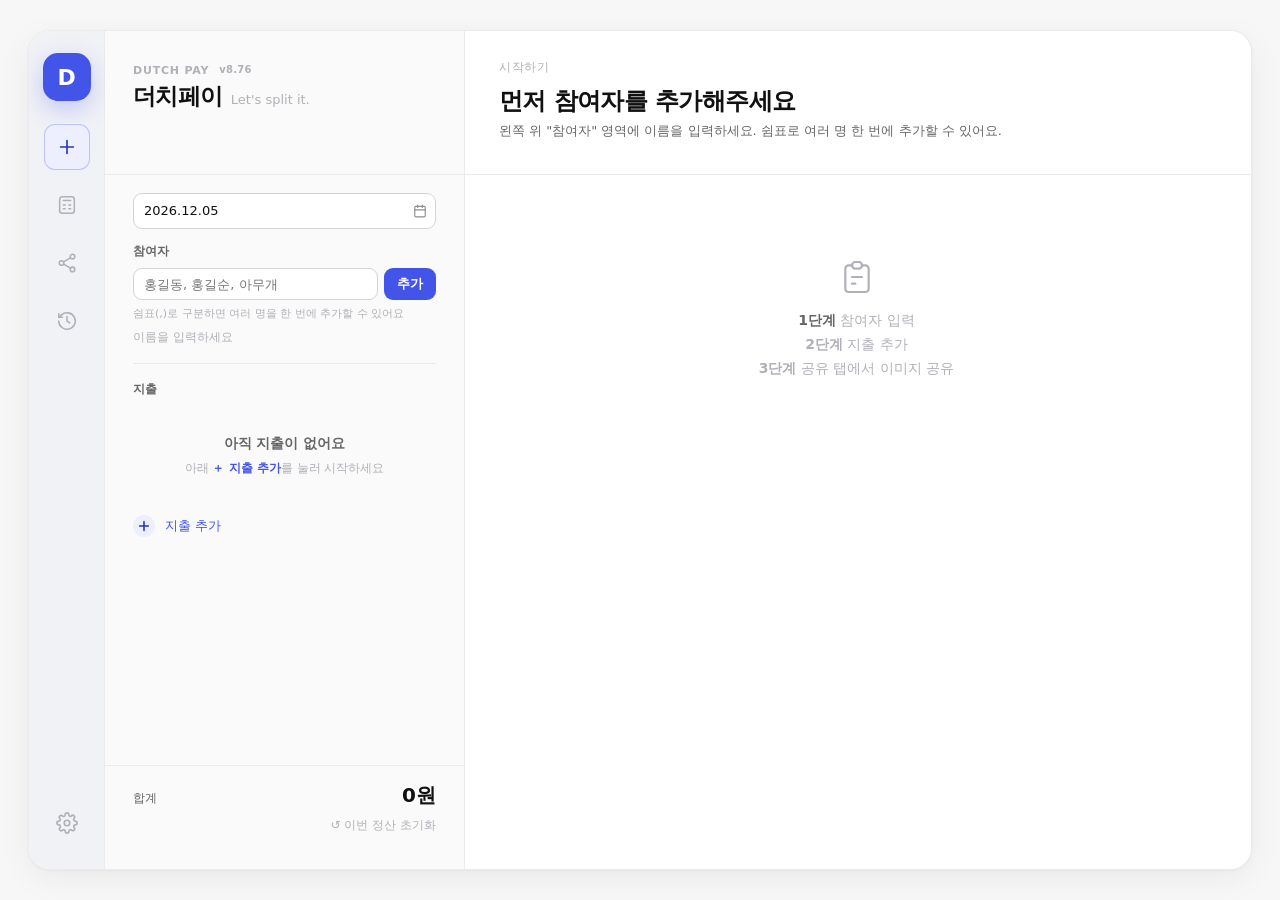
<file: history.html>
<!DOCTYPE html>
<html lang="ko">
<head>
<meta charset="UTF-8"/>
<title>더치페이 기록</title>
<script>
// Dropbox OAuth 콜백 → index.html로 전달
location.replace('index.html'+(location.search||''));
</script>
</head>
<body></body>
</html>
</file>
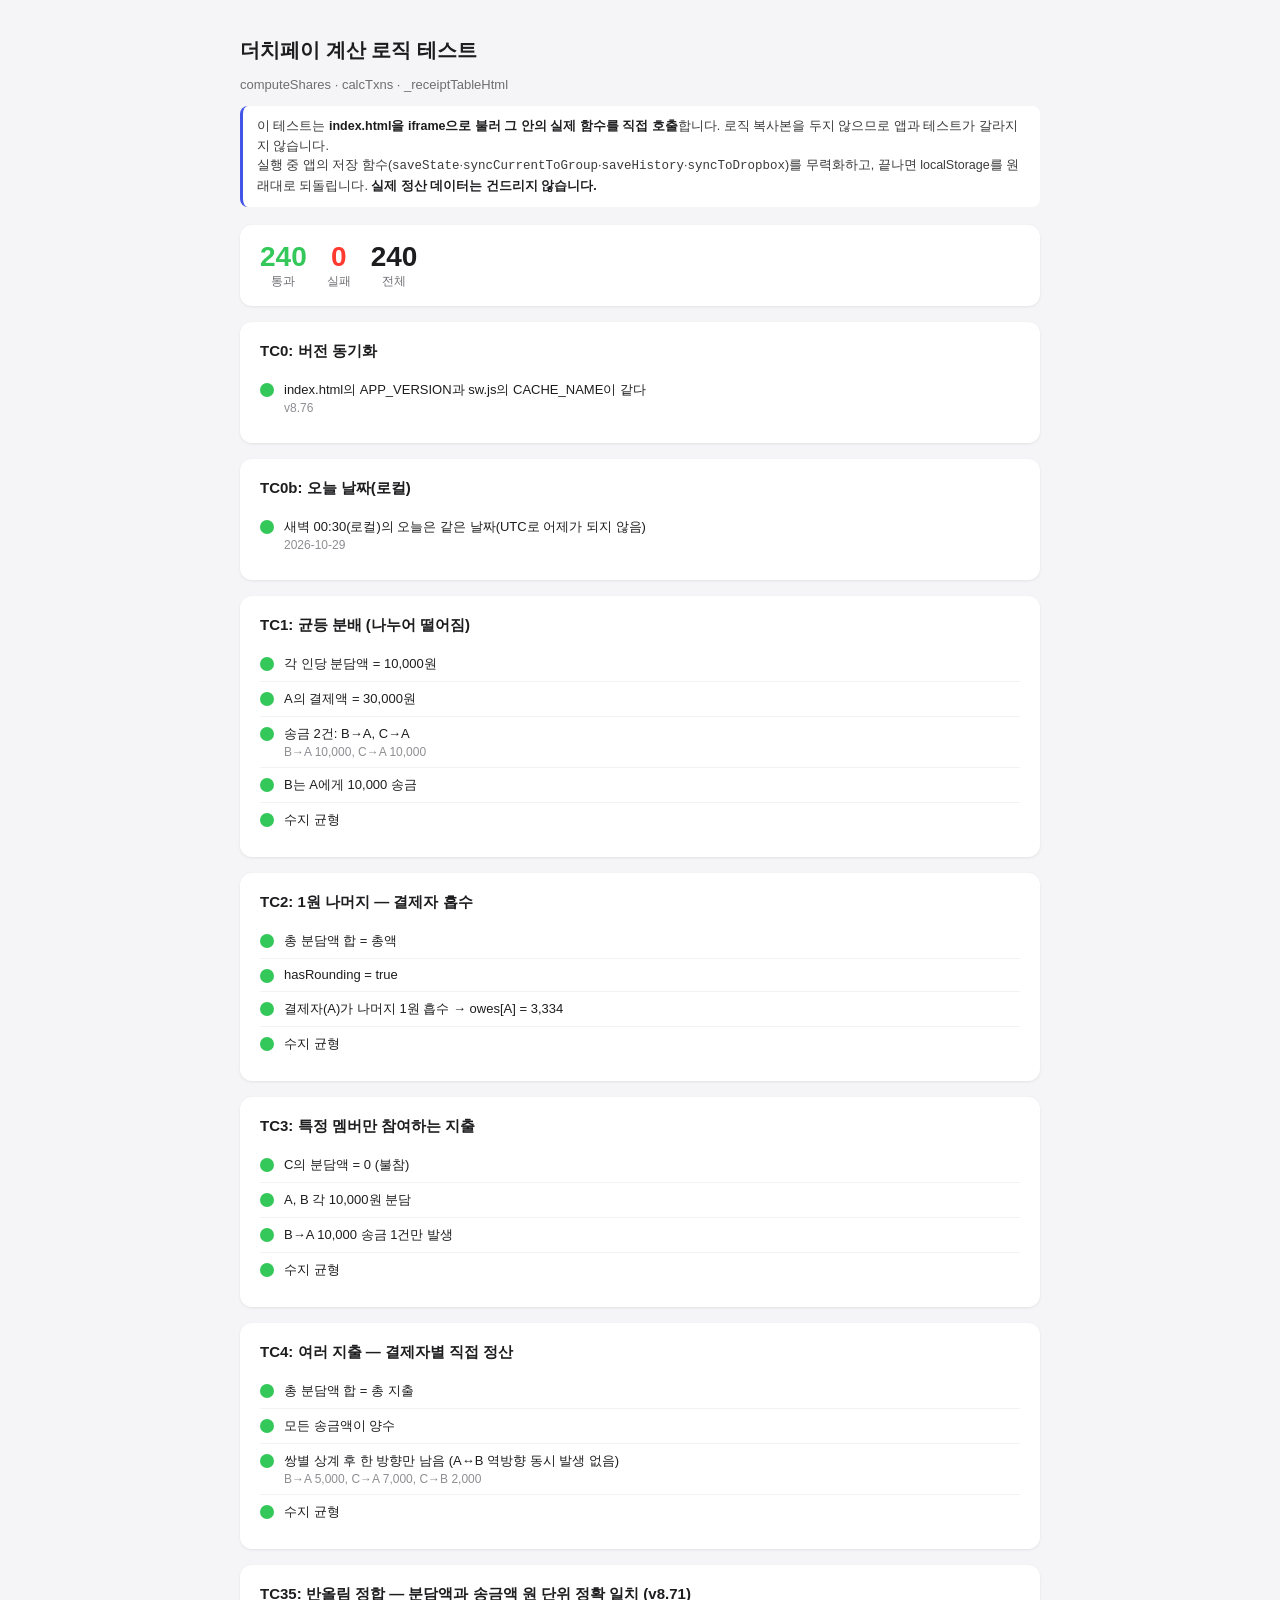
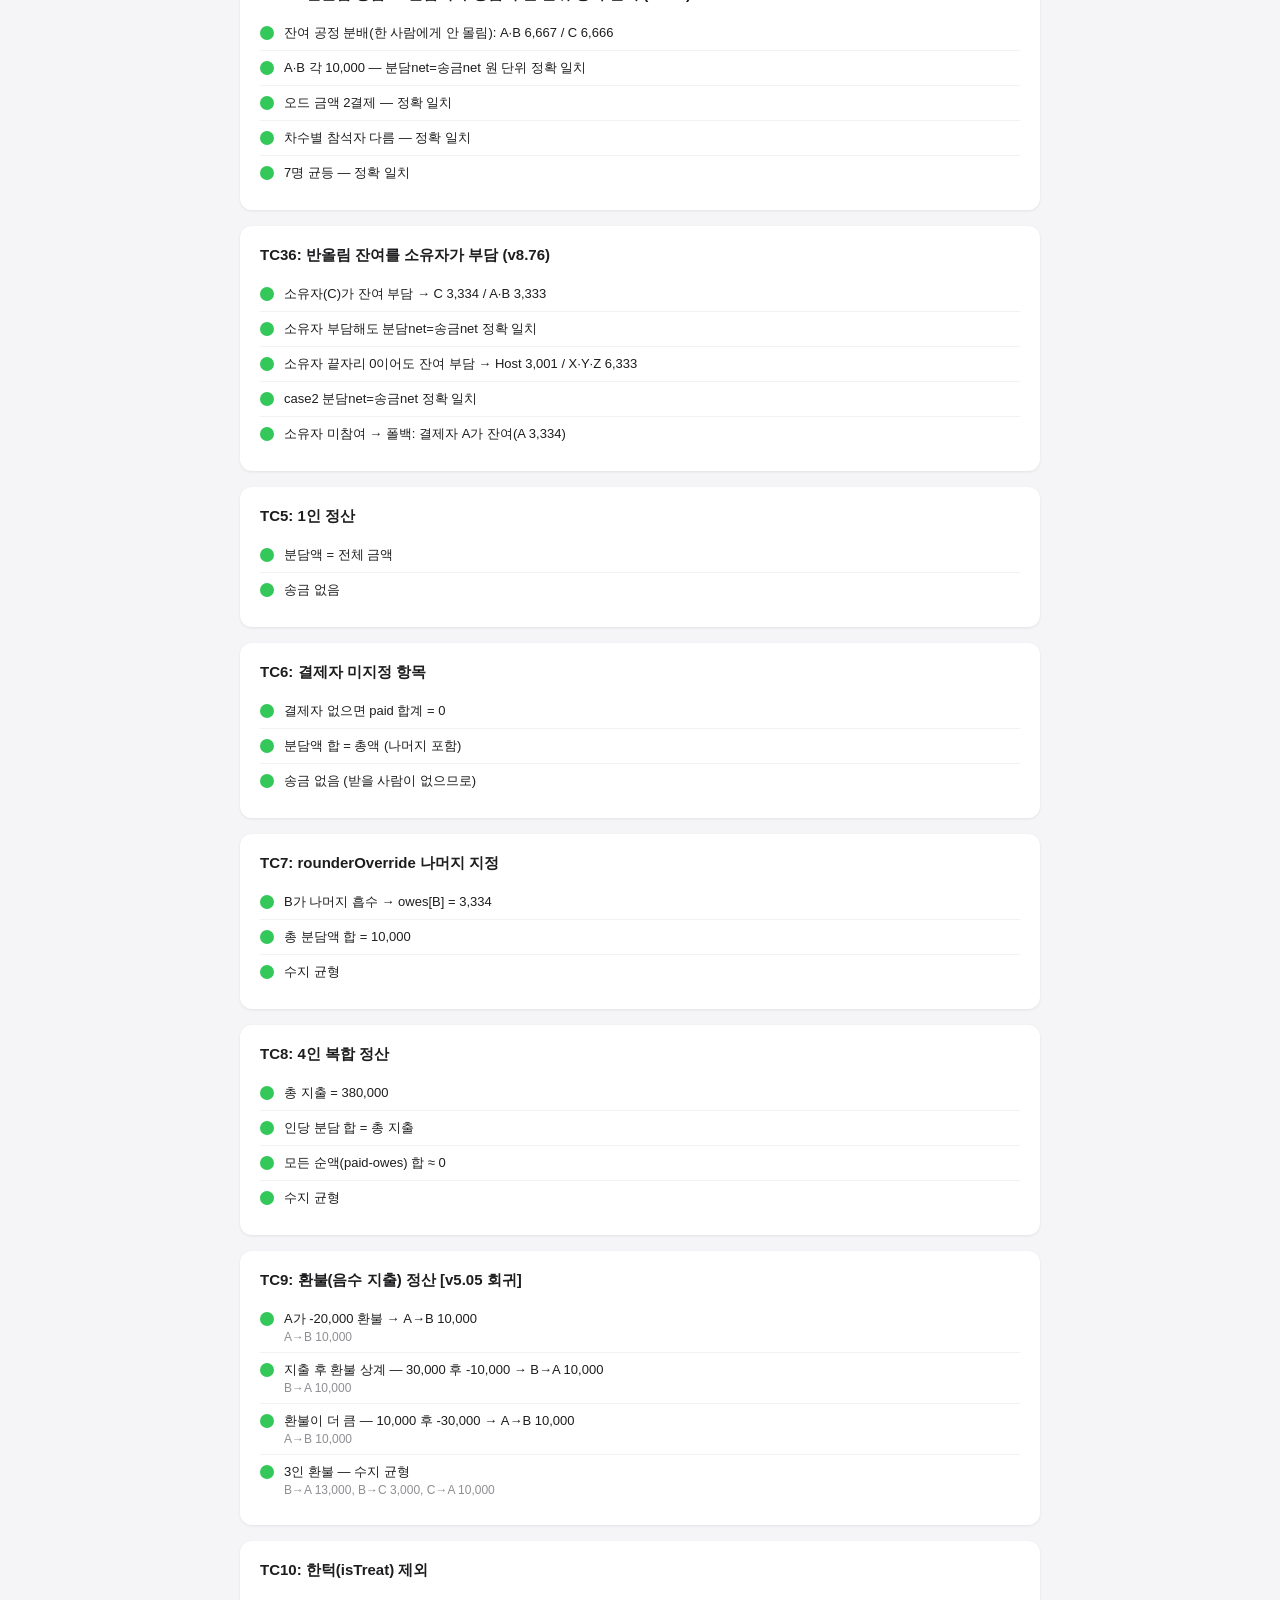
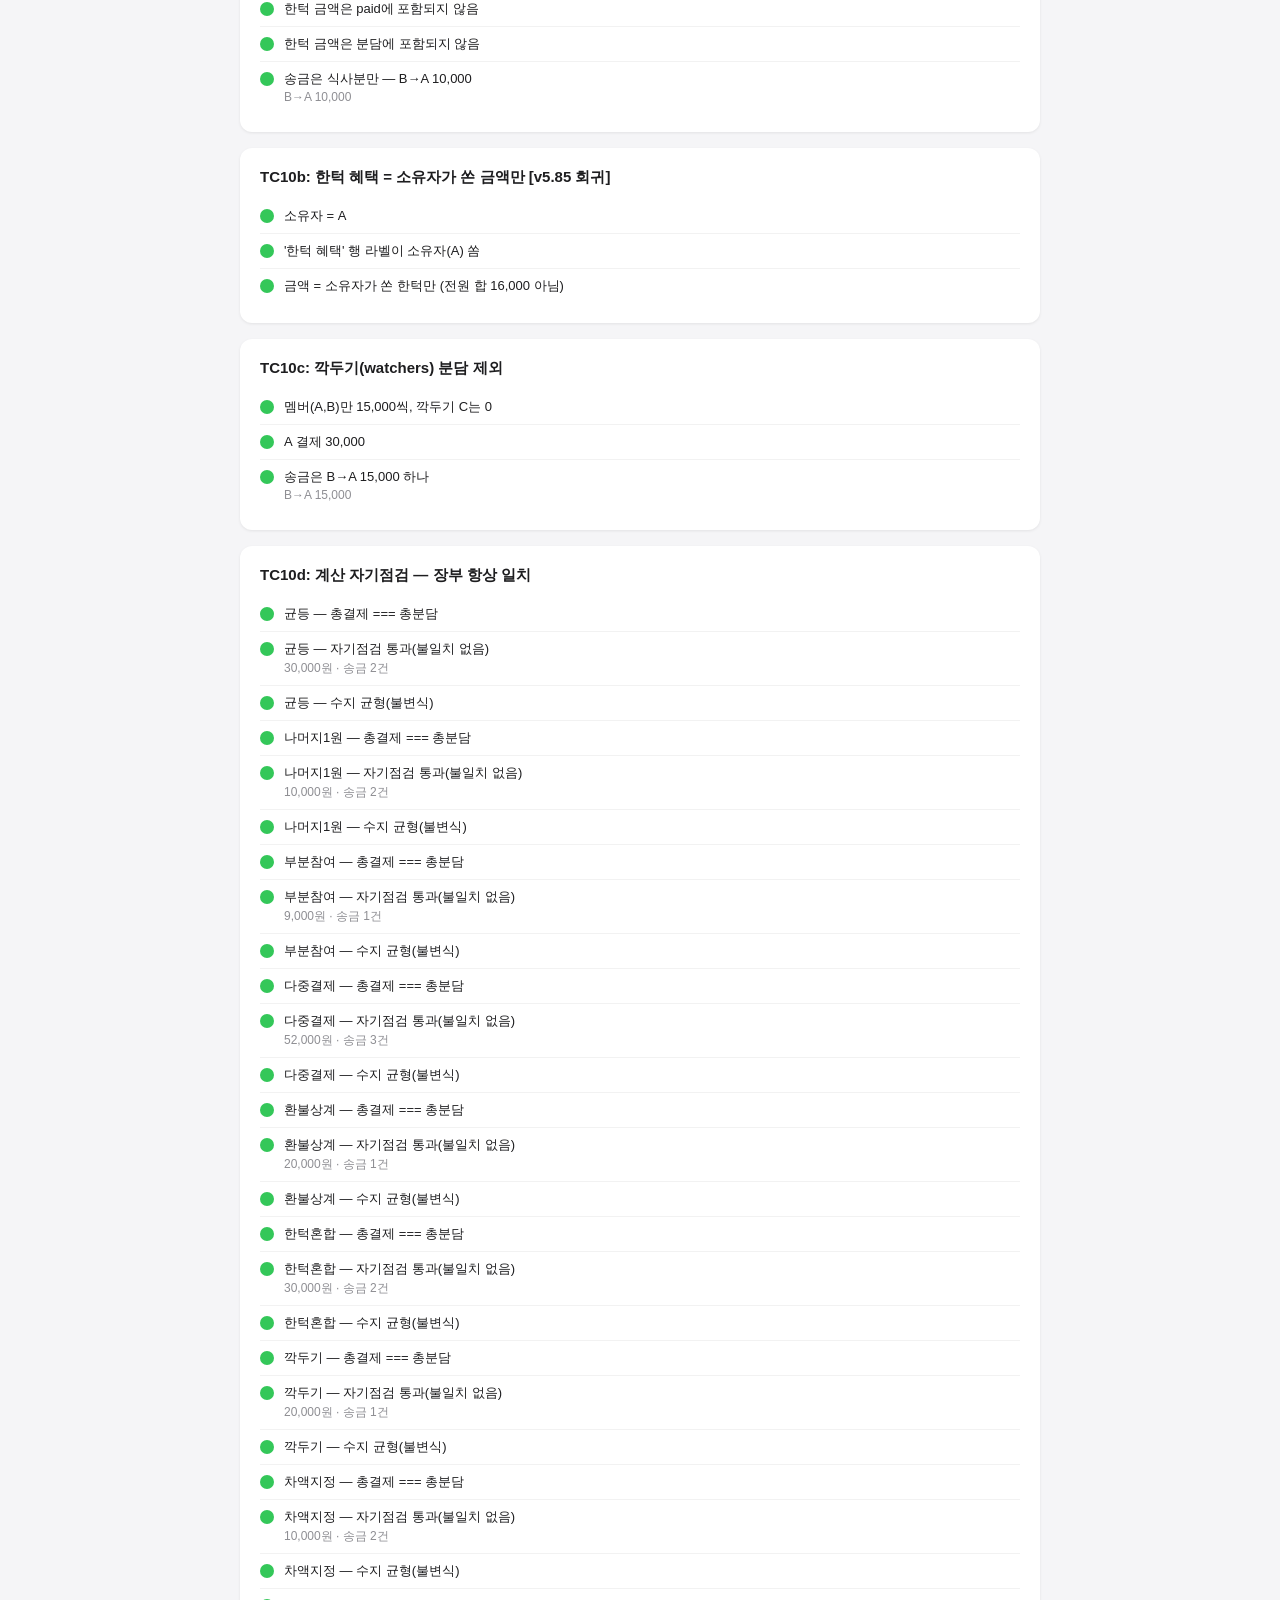
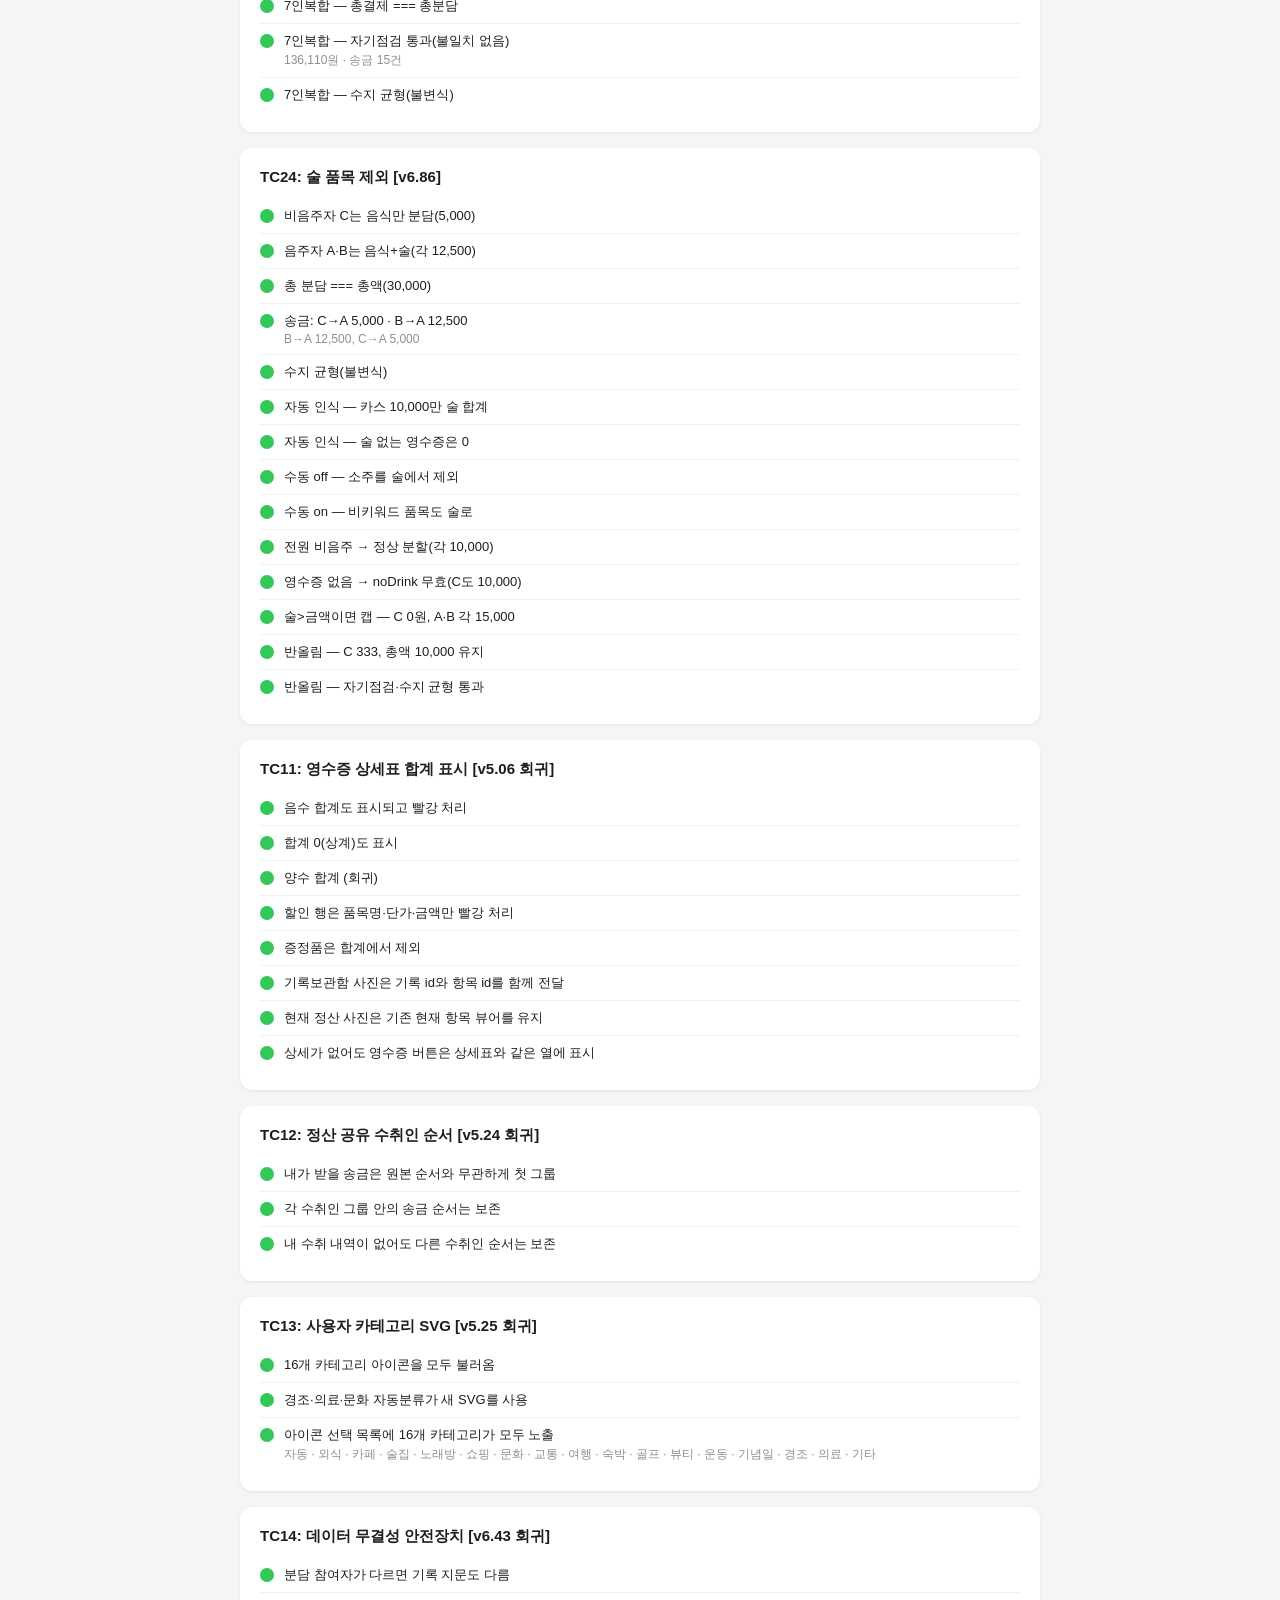
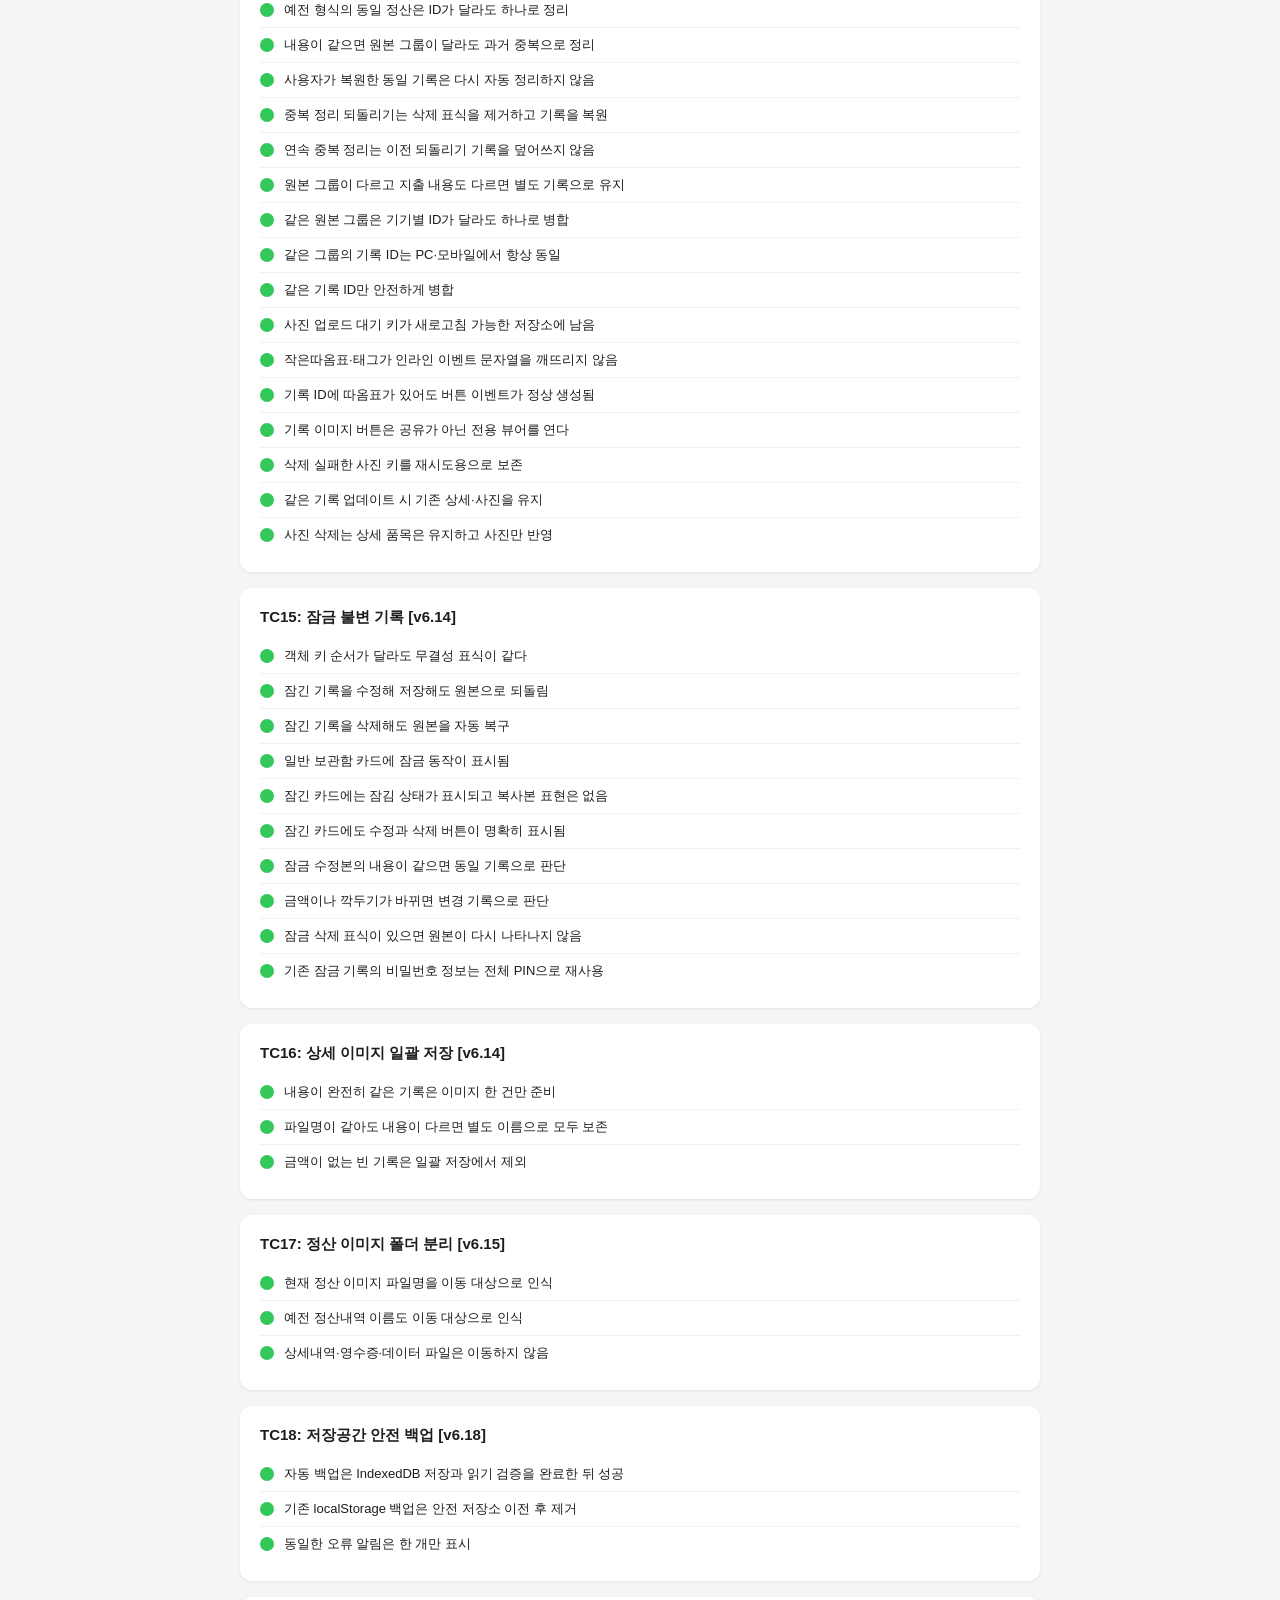
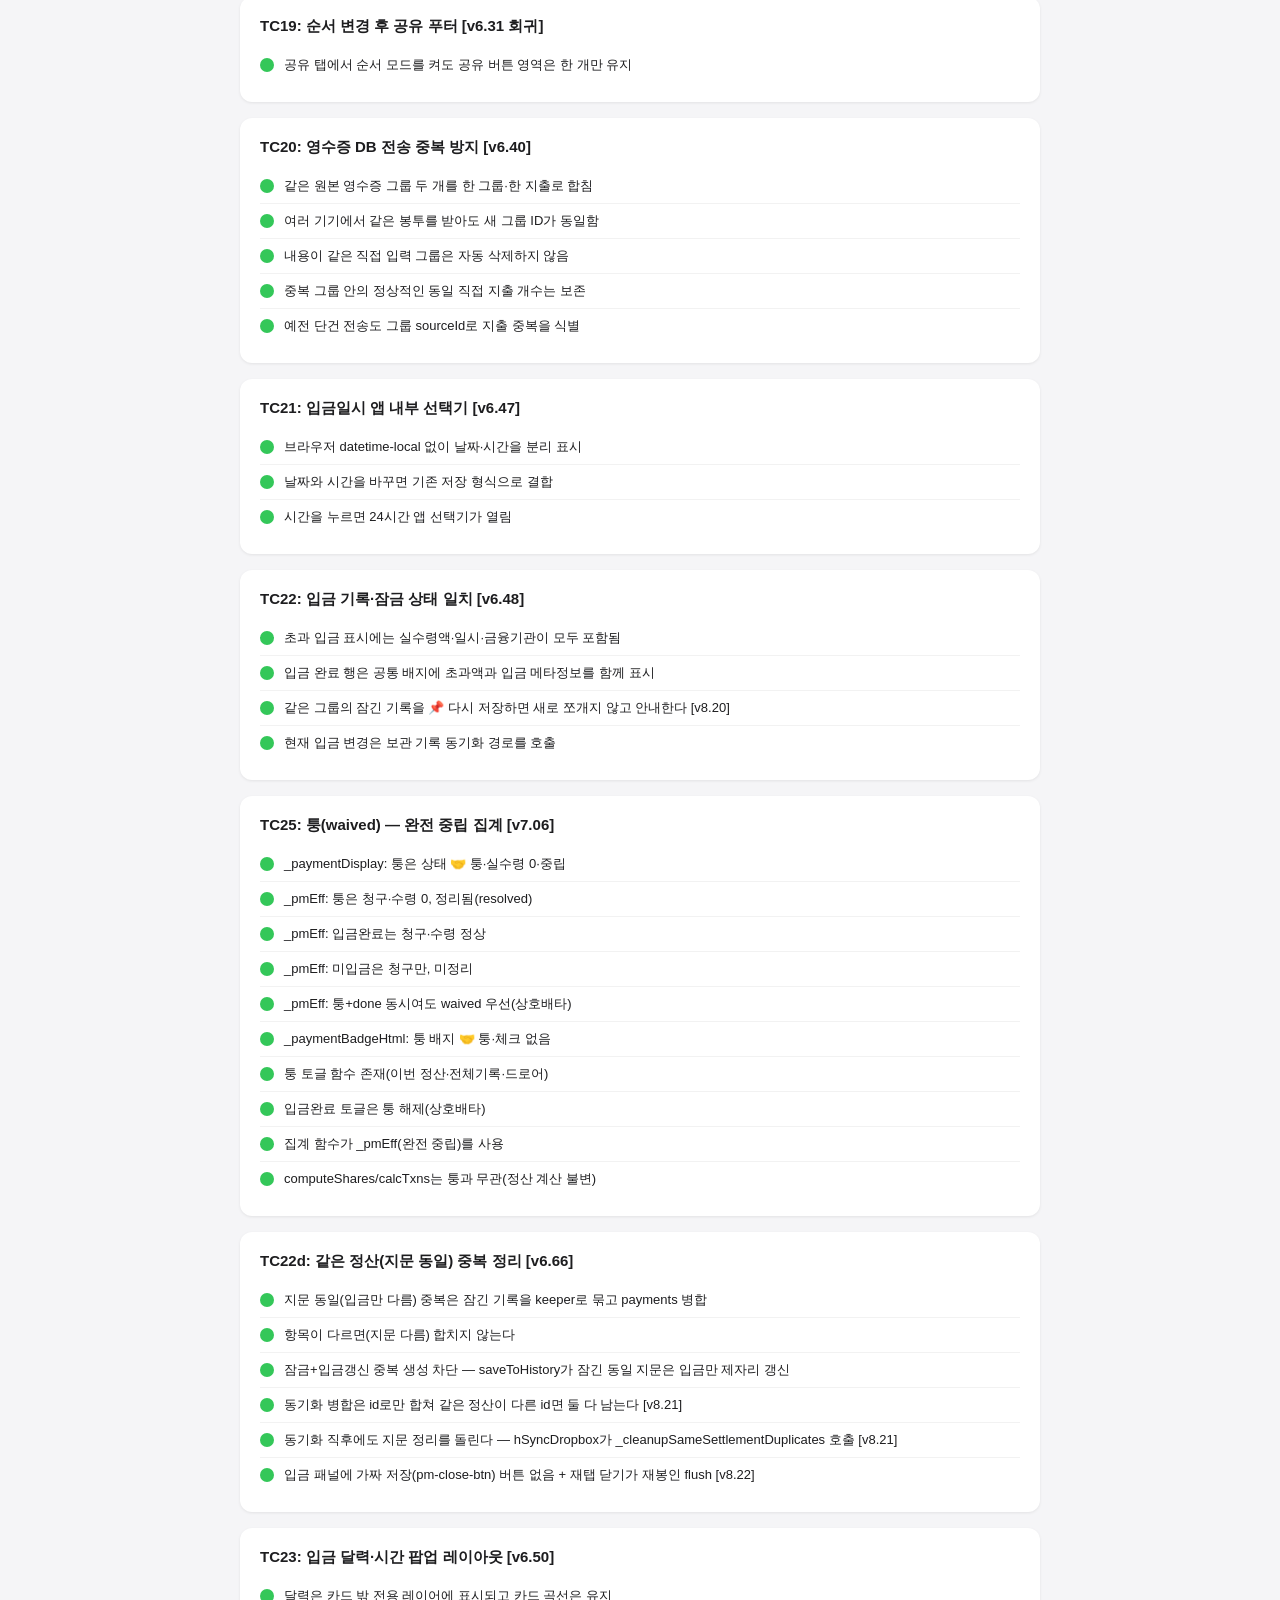
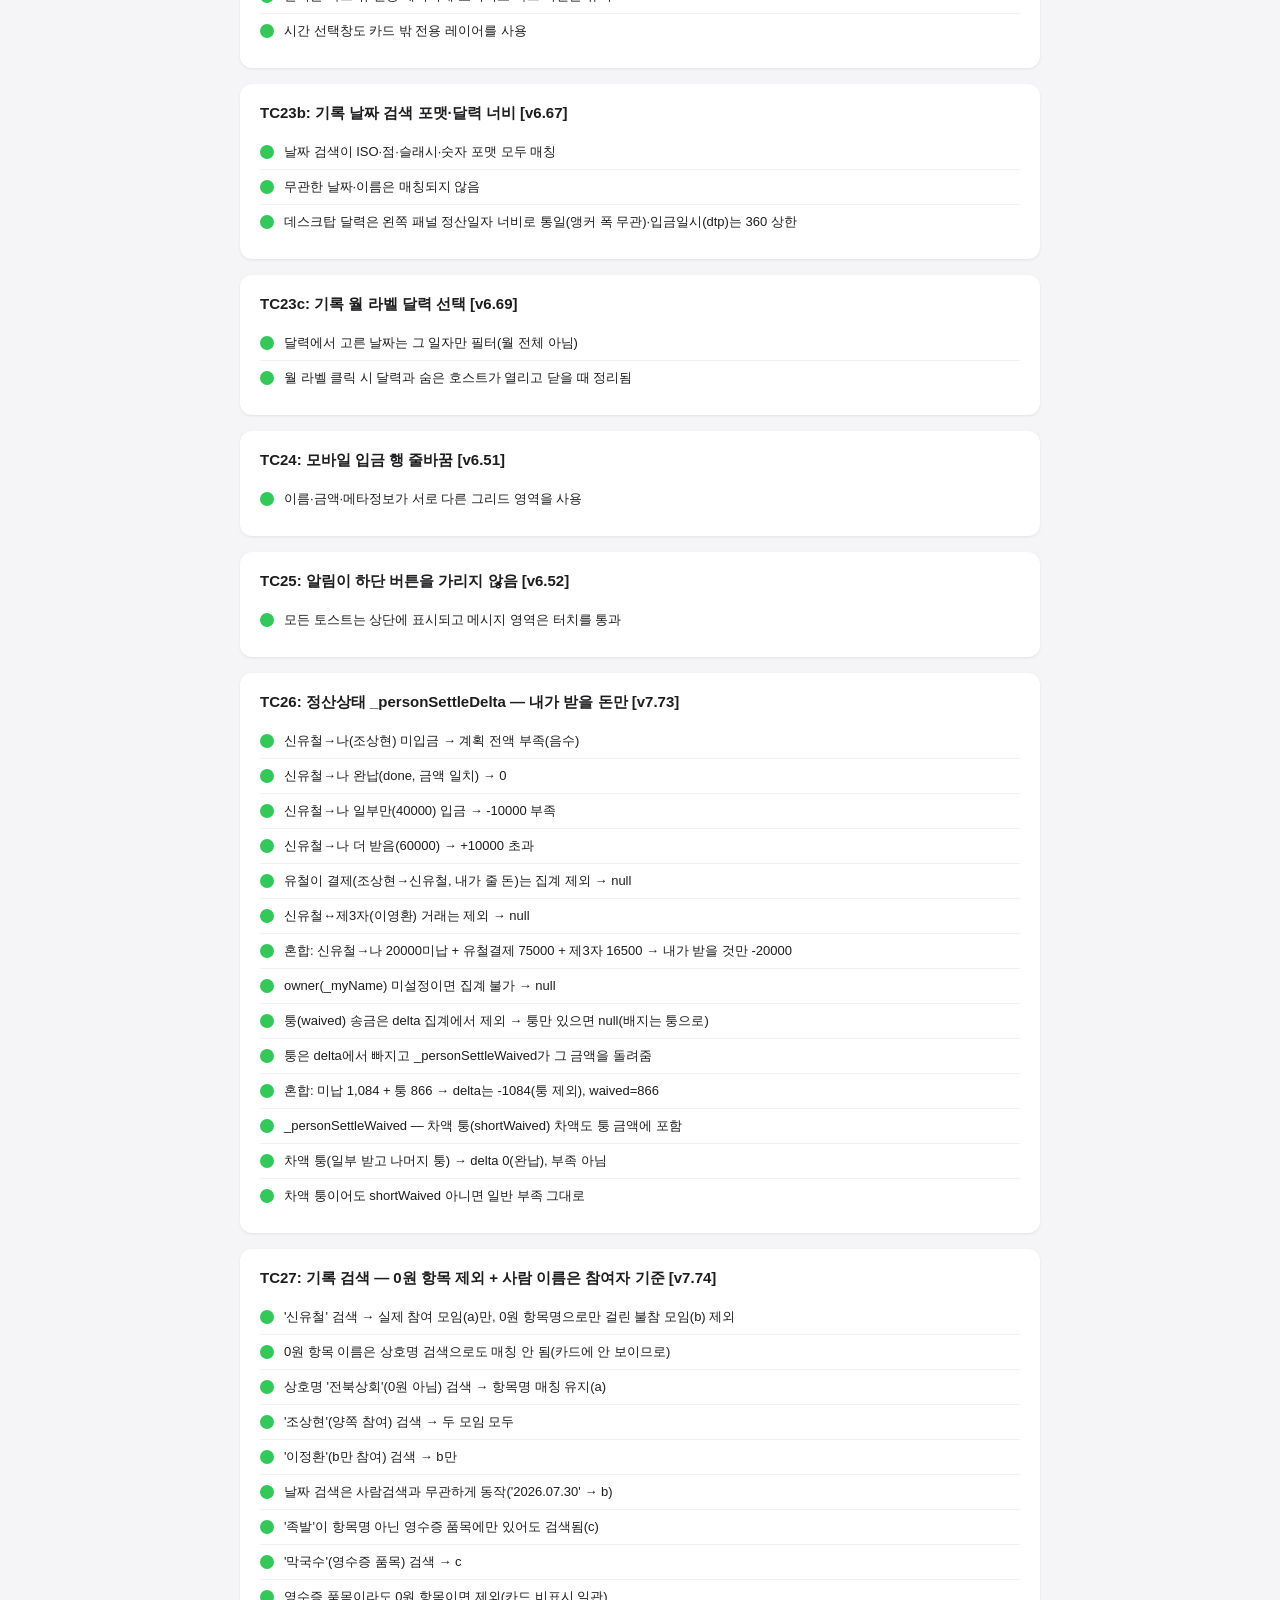
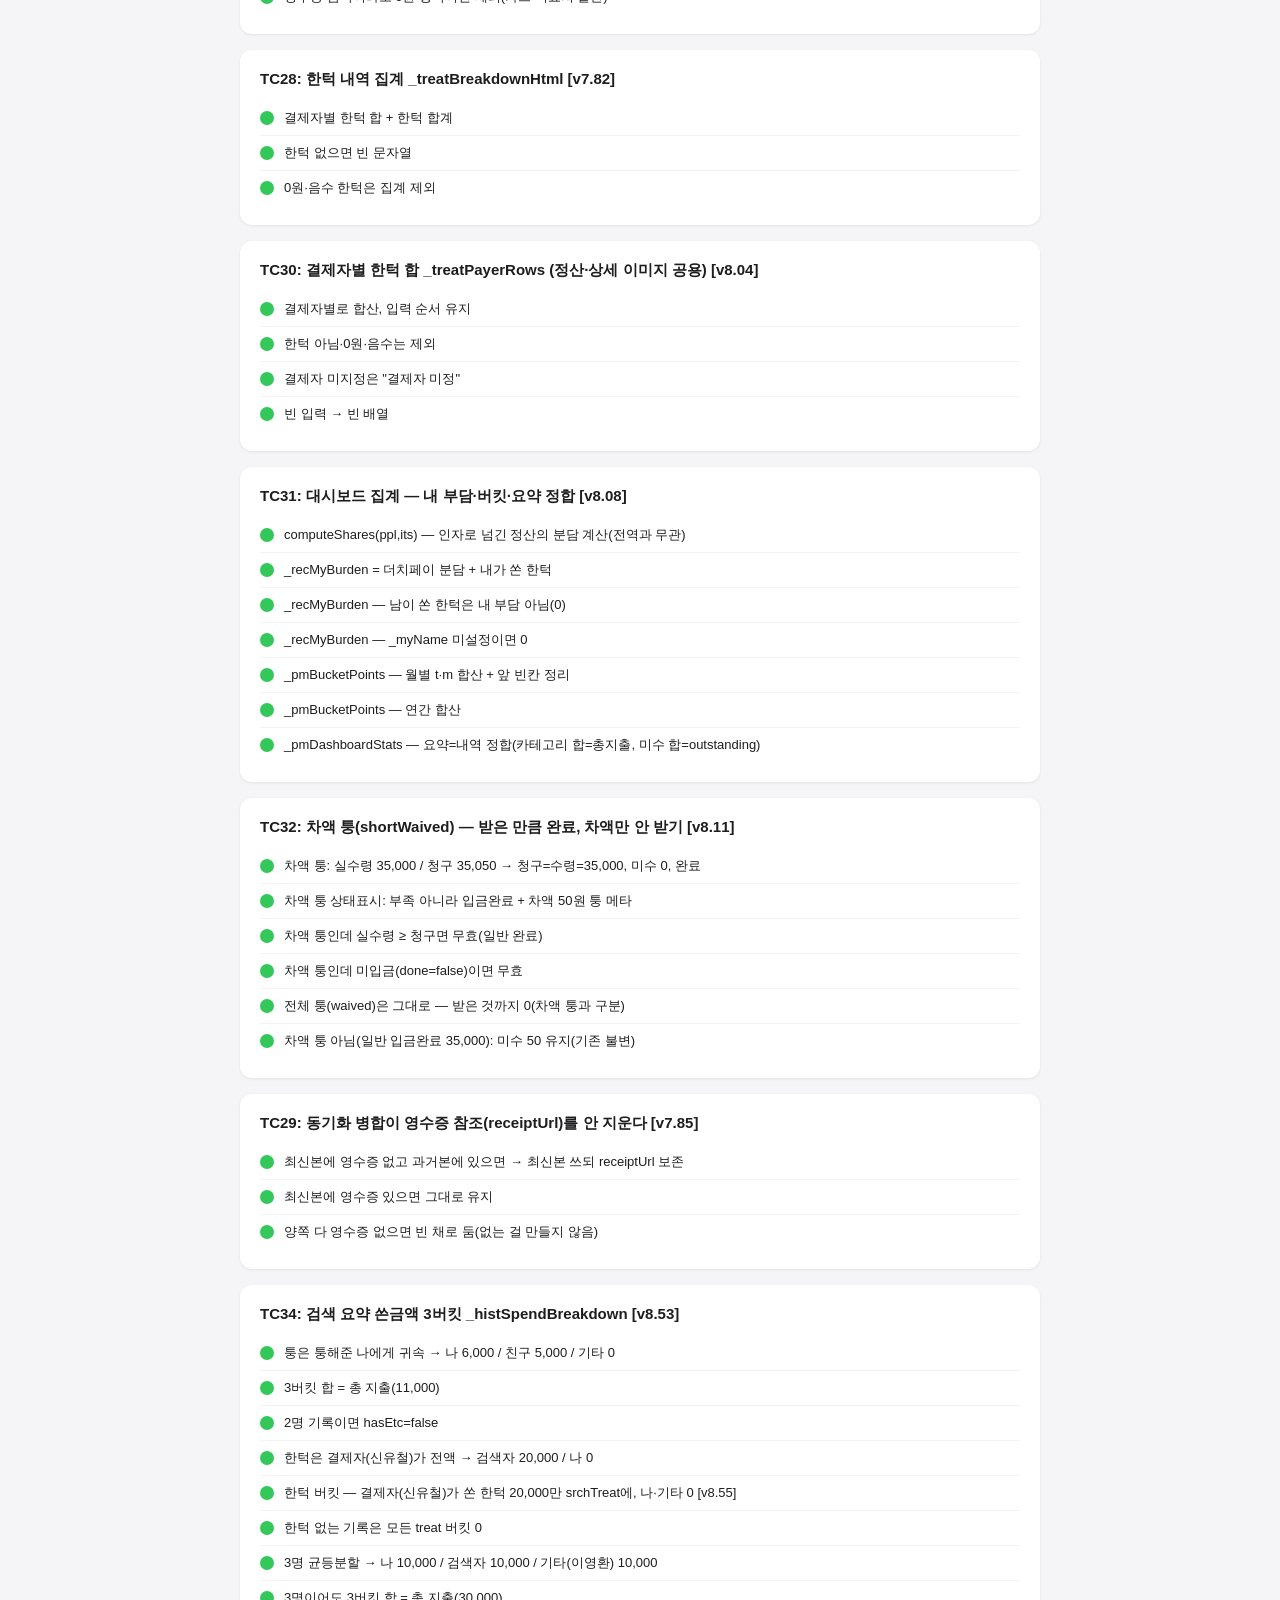
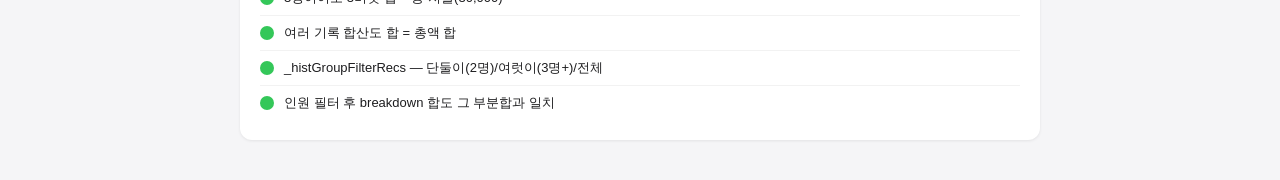
<file: test.html>
<!DOCTYPE html>
<html lang="ko">
<head>
<meta charset="UTF-8">
<title>더치페이 계산 로직 테스트</title>
<style>
body{font-family:-apple-system,BlinkMacSystemFont,'Segoe UI',sans-serif;max-width:800px;margin:0 auto;padding:24px;background:#f5f5f7;color:#1d1d1f;}
h1{font-size:20px;font-weight:700;margin-bottom:4px;}
.subtitle{color:#6e6e73;font-size:13px;margin-bottom:14px;}
.note{background:#fff;border-left:3px solid #4355E8;border-radius:8px;padding:11px 14px;margin-bottom:18px;font-size:12.5px;line-height:1.55;color:#3a3a3c;}
.note b{color:#1d1d1f;}
.suite{background:#fff;border-radius:12px;padding:20px;margin-bottom:16px;box-shadow:0 1px 3px rgba(0,0,0,.08);}
.suite-title{font-size:15px;font-weight:600;margin-bottom:12px;}
.test{display:flex;align-items:flex-start;gap:10px;padding:8px 0;border-bottom:1px solid #f2f2f2;}
.test:last-child{border-bottom:none;}
.badge{width:14px;height:14px;border-radius:50%;flex-shrink:0;margin-top:2px;}
.pass{background:#34c759;}
.fail{background:#ff3b30;}
.skip{background:#8e8e93;}
.test-name{flex:1;font-size:13px;}
.test-detail{font-size:12px;color:#8e8e93;margin-top:2px;}
.error{color:#ff3b30;font-size:12px;margin-top:2px;font-family:ui-monospace,Menlo,monospace;}
.summary{background:#fff;border-radius:12px;padding:16px 20px;margin-bottom:16px;box-shadow:0 1px 3px rgba(0,0,0,.08);display:flex;gap:20px;}
.sum-item{text-align:center;}
.sum-num{font-size:28px;font-weight:700;}
.sum-label{font-size:12px;color:#6e6e73;}
.pass-num{color:#34c759;}
.fail-num{color:#ff3b30;}
#appFrame{position:absolute;left:-9999px;top:0;width:1200px;height:800px;border:0;}
</style>
</head>
<body>
<h1>더치페이 계산 로직 테스트</h1>
<p class="subtitle">computeShares · calcTxns · _receiptTableHtml</p>
<div class="note">
  이 테스트는 <b>index.html을 iframe으로 불러 그 안의 실제 함수를 직접 호출</b>합니다.
  로직 복사본을 두지 않으므로 앱과 테스트가 갈라지지 않습니다.<br>
  실행 중 앱의 저장 함수(<code>saveState</code>·<code>syncCurrentToGroup</code>·<code>saveHistory</code>·<code>syncToDropbox</code>)를
  무력화하고, 끝나면 localStorage를 원래대로 되돌립니다. <b>실제 정산 데이터는 건드리지 않습니다.</b>
</div>
<div id="summary"></div>
<div id="results"></div>
<iframe id="appFrame" src="index.html" title="테스트 대상 앱"></iframe>

<script>
// ── 테스트 프레임워크 ──────────────────────────────────────────────────────

const suites = [];
let currentSuite = null;
let APP = null;   // index.html의 window

function suite(name, fn) {
  currentSuite = { name, tests: [] };
  suites.push(currentSuite);
  try { fn(); }
  catch(e) { currentSuite.tests.push({ name:'스위트 실행 실패', status:'fail', detail:'', error:e.message }); }
}

function test(name, fn) {
  const t = { name, status: 'skip', detail: '', error: '' };
  currentSuite.tests.push(t);
  try {
    const result = fn();
    t.status = result === false ? 'fail' : 'pass';
    if (typeof result === 'string') t.detail = result;
  } catch(e) {
    t.status = 'fail';
    t.error = e.message;
  }
}

function expect(val) {
  return {
    toBe(expected) {
      if (val !== expected) throw new Error(`expected ${JSON.stringify(expected)}, got ${JSON.stringify(val)}`);
    },
    toEqual(expected) {
      const a = JSON.stringify(val), b = JSON.stringify(expected);
      if (a !== b) throw new Error(`expected ${b}, got ${a}`);
    },
    toBeGreaterThan(n) { if (!(val > n)) throw new Error(`expected ${val} > ${n}`); },
    toBeLessThan(n)    { if (!(val < n)) throw new Error(`expected ${val} < ${n}`); },
  };
}

// ── 앱 함수 호출 도우미 ────────────────────────────────────────────────────
// 앱의 computeShares/calcTxns는 전역 people·items를 읽는다.
// 다만 이 둘은 index.html에서 let으로 선언돼 window 속성이 아니라 렉시컬 바인딩이므로
// 부모 창에서 APP.people = ... 로는 앱 함수에 전달되지 않는다.
// 그래서 iframe 안에 헬퍼 스크립트를 주입해 그 스코프에서 대입한다. (__test.set)
// calcTxns(paid,owes)는 인자를 받지만 본문에서 쓰지 않으므로 인자 없이 부른다.

let CUR_PEOPLE = [];

function setup(p, it) {
  CUR_PEOPLE = p.slice();
  const norm = it.map((x, i) => ({ id: i+1, name: x.name || 't'+i, members: [], watchers: [], isTreat: false, ...x }));
  APP.__test.set(p.slice(), norm);
}
const shares = () => APP.computeShares();
const txns   = () => APP.calcTxns();

// 각자의 순포지션(낸 돈 − 자기 몫)이 실제 송금 순액과 맞는지 —
// 최소 송금 여부와 무관하게 항상 성립해야 하는 불변식.
function assertBalanced(tol) {
  tol = tol === undefined ? 1 : tol;
  const { paid, owes } = shares();
  const t = txns();
  const move = {};
  CUR_PEOPLE.forEach(p => move[p] = 0);
  t.forEach(x => { move[x.from] -= x.amt; move[x.to] += x.amt; });
  const bad = CUR_PEOPLE
    .map(p => ({ p, need: (paid[p]||0) - (owes[p]||0), got: move[p] }))
    .filter(x => Math.abs(x.need - x.got) > tol);
  if (bad.length) throw new Error('수지 불일치: ' + JSON.stringify(bad));
}

const txnStr = t => t.map(x => `${x.from}→${x.to} ${x.amt.toLocaleString()}`).join(', ') || '(없음)';

// ── 테스트 케이스 ──────────────────────────────────────────────────────────

function defineTests() {

// 화면 표시 버전(APP_VERSION)과 서비스워커 캐시 이름(CACHE_NAME)이 어긋나면
// 앱은 옛 버전을 표시하면서 캐시만 갱신되어, 배포가 반영된 건지 알 수 없게 된다.
// 실제로 v5.46~v5.48에서 sw.js만 올라가고 index.html이 v5.45에 멈춘 적이 있다.
suite('TC0: 버전 동기화', () => {
  let appVer=null, swVer=null, err=null;
  try {
    appVer = APP.__test.ver();
    const req = new XMLHttpRequest();
    req.open('GET', 'sw.js', false);          // 동기 요청 — 테스트 실행 흐름을 단순하게
    req.send(null);
    const m = req.responseText.match(/dutch-pay-(v[\d.]+)/);
    swVer = m && m[1];
  } catch(e) { err = e.message; }

  test('index.html의 APP_VERSION과 sw.js의 CACHE_NAME이 같다', () => {
    if (err) throw new Error('sw.js를 읽지 못함: ' + err);
    if (!appVer) throw new Error('APP_VERSION을 찾지 못함');
    if (!swVer)  throw new Error('sw.js에서 CACHE_NAME을 찾지 못함');
    if (appVer !== swVer) throw new Error(`어긋남 — index.html ${appVer} vs sw.js ${swVer}`);
    return `${appVer}`;
  });
});

// 한국 시간 00:00~09:00에 '오늘'이 UTC 기준 어제로 들어가던 버그(v6.56). 앱의 Date를 한국 시간 새벽 00:30으로 바꿔 확인한다.
suite('TC0b: 오늘 날짜(로컬)', () => {
  let got = null, err = null;
  try {
    const Real = APP.Date;
    APP.Date = class extends Real { constructor(...a) { if (a.length) super(...a); else super(2026, 9, 29, 0, 30, 0); } };
    got = APP._todayYMD();
    APP.Date = Real;
  } catch(e) { err = e.message; }
  test('새벽 00:30(로컬)의 오늘은 같은 날짜(UTC로 어제가 되지 않음)', () => {
    if (err) throw new Error(err);
    if (got !== '2026-10-29') throw new Error(`2026-10-29여야 하는데 ${got}`);
    return got;
  });
});


suite('TC1: 균등 분배 (나누어 떨어짐)', () => {
  setup(['A','B','C'], [{ name:'저녁', amount:30000, payer:'A' }]);
  const { paid, owes } = shares();
  const t = txns();

  test('각 인당 분담액 = 10,000원', () => {
    expect(owes['A']).toBe(10000);
    expect(owes['B']).toBe(10000);
    expect(owes['C']).toBe(10000);
  });
  test('A의 결제액 = 30,000원', () => expect(paid['A']).toBe(30000));
  test('송금 2건: B→A, C→A', () => {
    expect(t.length).toBe(2);
    return txnStr(t);
  });
  test('B는 A에게 10,000 송금', () => {
    const x = t.find(v => v.from === 'B' && v.to === 'A');
    if (!x) throw new Error('B→A 송금 없음');
    expect(x.amt).toBe(10000);
  });
  test('수지 균형', () => assertBalanced());
});

suite('TC2: 1원 나머지 — 결제자 흡수', () => {
  setup(['A','B','C'], [{ name:'커피', amount:10000, payer:'A' }]);
  const { owes, hasRounding } = shares();

  test('총 분담액 합 = 총액', () => {
    expect(Object.values(owes).reduce((s,v)=>s+v,0)).toBe(10000);
  });
  test('hasRounding = true', () => {
    if (!hasRounding) throw new Error('나머지 발생 감지 실패');
  });
  test('결제자(A)가 나머지 1원 흡수 → owes[A] = 3,334', () => {
    expect(owes['A']).toBe(3334);
  });
  test('수지 균형', () => assertBalanced());
});

suite('TC3: 특정 멤버만 참여하는 지출', () => {
  setup(['A','B','C'], [{ name:'택시', amount:20000, payer:'A', members:['A','B'] }]);
  const { owes } = shares();
  const t = txns();

  test('C의 분담액 = 0 (불참)', () => expect(owes['C']).toBe(0));
  test('A, B 각 10,000원 분담', () => {
    expect(owes['A']).toBe(10000);
    expect(owes['B']).toBe(10000);
  });
  test('B→A 10,000 송금 1건만 발생', () => {
    expect(t.length).toBe(1);
    expect(t[0].from).toBe('B');
    expect(t[0].to).toBe('A');
    expect(t[0].amt).toBe(10000);
  });
  test('수지 균형', () => assertBalanced());
});

suite('TC4: 여러 지출 — 결제자별 직접 정산', () => {
  setup(['A','B','C'], [
    { name:'저녁', amount:30000, payer:'A' },
    { name:'교통', amount:15000, payer:'B' },
    { name:'카페', amount:9000,  payer:'C' },
  ]);
  const { paid, owes } = shares();
  const t = txns();

  test('총 분담액 합 = 총 지출', () => {
    expect(Object.values(paid).reduce((s,v)=>s+v,0))
      .toBe(Object.values(owes).reduce((s,v)=>s+v,0));
  });
  test('모든 송금액이 양수', () => {
    if (t.some(x => x.amt <= 0)) throw new Error('0원 이하 송금 발생');
  });
  // 앱의 calcTxns는 최소 송금이 목표가 아니라 결제자별 채무를 직접 정산한다.
  // 따라서 건수는 N-1을 넘을 수 있고, 대신 아래 수지 불변식이 성립해야 한다.
  test('쌍별 상계 후 한 방향만 남음 (A↔B 역방향 동시 발생 없음)', () => {
    const seen = new Set();
    t.forEach(x => {
      const rev = x.to + '|' + x.from;
      if (seen.has(rev)) throw new Error(`${x.from}↔${x.to} 양방향 송금 발생`);
      seen.add(x.from + '|' + x.to);
    });
    return txnStr(t);
  });
  test('수지 균형', () => assertBalanced());
});

suite('TC35: 반올림 정합 — 분담액과 송금액 원 단위 정확 일치 (v8.71)', () => {
  const chk = (ppl, its) => {
    setup(ppl, its);
    const { paid, owes } = shares(); const t = txns();
    const move = {}; ppl.forEach(p => move[p] = 0);
    t.forEach(x => { move[x.from] -= x.amt; move[x.to] += x.amt; });
    const bad = ppl.map(p => ({ p, need: (paid[p]||0) - (owes[p]||0), got: move[p] })).filter(x => x.need !== x.got);
    return { owes, bad };
  };
  // 리뷰 예시: A·B 각 10,000 결제, 3명 균등 → 잔여 2원을 한 사람에게 몰지 않고 A·B 1원씩
  const r1 = chk(['A','B','C'], [{name:'x',amount:10000,payer:'A'},{name:'y',amount:10000,payer:'B'}]);
  test('잔여 공정 분배(한 사람에게 안 몰림): A·B 6,667 / C 6,666', () => {
    expect(r1.owes['A']).toBe(6667); expect(r1.owes['B']).toBe(6667); expect(r1.owes['C']).toBe(6666);
  });
  test('A·B 각 10,000 — 분담net=송금net 원 단위 정확 일치', () => { if (r1.bad.length) throw new Error('불일치: '+JSON.stringify(r1.bad)); });
  // 오드 금액 2명 결제 (쌍별 floor로 깨지던 케이스)
  const r2 = chk(['A','B','C'], [{name:'x',amount:10001,payer:'A'},{name:'y',amount:10001,payer:'B'}]);
  test('오드 금액 2결제 — 정확 일치', () => { if (r2.bad.length) throw new Error('불일치: '+JSON.stringify(r2.bad)); });
  // 차수별 참석자 다른 모임
  const r3 = chk(['A','B','C','D'], [{name:'x',amount:10000,payer:'A',members:['A','B','C']},{name:'y',amount:7000,payer:'B',members:['B','C','D']}]);
  test('차수별 참석자 다름 — 정확 일치', () => { if (r3.bad.length) throw new Error('불일치: '+JSON.stringify(r3.bad)); });
  // 7명 균등
  const r4 = chk(['A','B','C','D','E','F','G'], [{name:'x',amount:10000,payer:'A'}]);
  test('7명 균등 — 정확 일치', () => { if (r4.bad.length) throw new Error('불일치: '+JSON.stringify(r4.bad)); });
});

suite('TC36: 반올림 잔여를 소유자가 부담 (v8.76)', () => {
  // 소유자(_myName)가 참여자면 합산 후 남는 잔여 차액을 소유자가 전부 떠안는다.
  // (설정/미참여 시엔 기존 최대잔여법·결제자 우선으로 폴백 — 기존 235개 테스트는 _myName=''이라 불변)
  const compute = (ppl, its, me) => {
    APP.__test.setMyName(me); setup(ppl, its);
    const { paid, owes } = shares(); const t = txns();
    APP.__test.setMyName('');   // 다음 suite에 영향 없게 복원
    const move = {}; ppl.forEach(p => move[p] = 0);
    t.forEach(x => { move[x.from] -= x.amt; move[x.to] += x.amt; });
    const bad = ppl.map(p => ({ p, need: (paid[p]||0) - (owes[p]||0), got: move[p] })).filter(x => x.need !== x.got);
    return { owes, bad };
  };
  // 소유자 C가 잔여 부담 (옛 규칙이면 결제자 A가 가져감)
  const c1 = compute(['A','B','C'], [{name:'x',amount:10000,payer:'A'}], 'C');
  test('소유자(C)가 잔여 부담 → C 3,334 / A·B 3,333', () => {
    expect(c1.owes['C']).toBe(3334); expect(c1.owes['A']).toBe(3333); expect(c1.owes['B']).toBe(3333);
  });
  test('소유자 부담해도 분담net=송금net 정확 일치', () => { if (c1.bad.length) throw new Error('불일치: '+JSON.stringify(c1.bad)); });
  // 소유자 끝자리 0.00이어도 잔여 부담 (실제 조상현 시나리오 축소판 — 옛 규칙은 결제자 X에게 갔음)
  const c2 = compute(['Host','X','Y','Z'], [{name:'a',amount:12000,payer:'Host'},{name:'b',amount:10000,payer:'X',members:['X','Y','Z']}], 'Host');
  test('소유자 끝자리 0이어도 잔여 부담 → Host 3,001 / X·Y·Z 6,333', () => {
    expect(c2.owes['Host']).toBe(3001); expect(c2.owes['X']).toBe(6333); expect(c2.owes['Y']).toBe(6333); expect(c2.owes['Z']).toBe(6333);
  });
  test('case2 분담net=송금net 정확 일치', () => { if (c2.bad.length) throw new Error('불일치: '+JSON.stringify(c2.bad)); });
  // 소유자가 이 정산 미참여 → 폴백(기존 최대잔여법·결제자 우선)
  const c3 = compute(['A','B','C'], [{name:'x',amount:10000,payer:'A'}], 'Zzz');
  test('소유자 미참여 → 폴백: 결제자 A가 잔여(A 3,334)', () => {
    expect(c3.owes['A']).toBe(3334); expect(c3.owes['B']).toBe(3333); expect(c3.owes['C']).toBe(3333);
  });
});

suite('TC5: 1인 정산', () => {
  setup(['혼자'], [{ name:'밥', amount:15000, payer:'혼자' }]);
  const { owes } = shares();
  const t = txns();

  test('분담액 = 전체 금액', () => expect(owes['혼자']).toBe(15000));
  test('송금 없음', () => expect(t.length).toBe(0));
});

suite('TC6: 결제자 미지정 항목', () => {
  setup(['A','B'], [{ name:'식사', amount:20000, payer:'' }]);
  const { paid, owes } = shares();

  test('결제자 없으면 paid 합계 = 0', () => {
    expect(Object.values(paid).reduce((s,v)=>s+v,0)).toBe(0);
  });
  test('분담액 합 = 총액 (나머지 포함)', () => {
    expect(Object.values(owes).reduce((s,v)=>s+v,0)).toBe(20000);
  });
  test('송금 없음 (받을 사람이 없으므로)', () => expect(txns().length).toBe(0));
});

suite('TC7: rounderOverride 나머지 지정', () => {
  setup(['A','B','C'], [{ name:'택시', amount:10000, payer:'A', rounderOverride:'B' }]);
  const { owes } = shares();

  test('B가 나머지 흡수 → owes[B] = 3,334', () => {
    expect(owes['B']).toBe(3334);
    expect(owes['A']).toBe(3333);
    expect(owes['C']).toBe(3333);
  });
  test('총 분담액 합 = 10,000', () => {
    expect(Object.values(owes).reduce((s,v)=>s+v,0)).toBe(10000);
  });
  test('수지 균형', () => assertBalanced());
});

suite('TC8: 4인 복합 정산', () => {
  setup(['A','B','C','D'], [
    { name:'숙박',  amount:200000, payer:'A' },
    { name:'저녁1', amount:80000,  payer:'B' },
    { name:'저녁2', amount:60000,  payer:'C' },
    { name:'교통',  amount:40000,  payer:'D' },
  ]);
  const { paid, owes } = shares();

  test('총 지출 = 380,000', () => {
    expect(Object.values(paid).reduce((s,v)=>s+v,0)).toBe(380000);
  });
  test('인당 분담 합 = 총 지출', () => {
    expect(Object.values(owes).reduce((s,v)=>s+v,0))
      .toBe(Object.values(paid).reduce((s,v)=>s+v,0));
  });
  test('모든 순액(paid-owes) 합 ≈ 0', () => {
    const net = Object.keys(paid).reduce((s,p)=>s+(paid[p]-owes[p]),0);
    if (Math.abs(net) > 1) throw new Error(`순액 합 ${net} ≠ 0`);
  });
  test('수지 균형', () => assertBalanced());
});

// v5.05 회귀 — 환불(음수 지출) 시 반대 방향 송금
suite('TC9: 환불(음수 지출) 정산 [v5.05 회귀]', () => {
  test('A가 -20,000 환불 → A→B 10,000', () => {
    setup(['A','B'], [{ name:'환불', amount:-20000, payer:'A' }]);
    const t = txns();
    expect(t.length).toBe(1);
    expect(t[0].from).toBe('A');
    expect(t[0].to).toBe('B');
    expect(t[0].amt).toBe(10000);
    return txnStr(t);
  });
  test('지출 후 환불 상계 — 30,000 후 -10,000 → B→A 10,000', () => {
    setup(['A','B'], [
      { name:'식사', amount:30000,  payer:'A' },
      { name:'환불', amount:-10000, payer:'A' },
    ]);
    const t = txns();
    expect(t.length).toBe(1);
    expect(t[0].from).toBe('B');
    expect(t[0].to).toBe('A');
    expect(t[0].amt).toBe(10000);
    return txnStr(t);
  });
  test('환불이 더 큼 — 10,000 후 -30,000 → A→B 10,000', () => {
    setup(['A','B'], [
      { name:'식사', amount:10000,  payer:'A' },
      { name:'환불', amount:-30000, payer:'A' },
    ]);
    const t = txns();
    expect(t.length).toBe(1);
    expect(t[0].from).toBe('A');
    expect(t[0].to).toBe('B');
    expect(t[0].amt).toBe(10000);
    return txnStr(t);
  });
  test('3인 환불 — 수지 균형', () => {
    setup(['A','B','C'], [
      { name:'저녁', amount:30000, payer:'A' },
      { name:'환불', amount:-9000, payer:'B' },
    ]);
    assertBalanced();
    return txnStr(txns());
  });
});

// 한턱(isTreat)은 정산에서 제외된다
suite('TC10: 한턱(isTreat) 제외', () => {
  setup(['A','B'], [
    { name:'식사', amount:20000, payer:'A' },
    { name:'한턱', amount:50000, payer:'A', isTreat:true },
  ]);
  const { paid, owes } = shares();
  const t = txns();

  test('한턱 금액은 paid에 포함되지 않음', () => expect(paid['A']).toBe(20000));
  test('한턱 금액은 분담에 포함되지 않음', () => {
    expect(owes['A']).toBe(10000);
    expect(owes['B']).toBe(10000);
  });
  test('송금은 식사분만 — B→A 10,000', () => {
    expect(t.length).toBe(1);
    expect(t[0].amt).toBe(10000);
    return txnStr(t);
  });
});

// v5.85 회귀 — '한턱 혜택 (X 쏨)'는 소유자(X)가 쏜 금액만 합산해야 한다.
// 버그: 라벨은 첫 한턱 결제자, 금액은 전원 한턱 합 → 다른 사람이 쏜 한턱까지 더해졌음.
suite('TC10b: 한턱 혜택 = 소유자가 쏜 금액만 [v5.85 회귀]', () => {
  setup(['A','B','C'], [
    { name:'식사',  amount:30000, payer:'A' },               // A가 최다 수취 → 소유자 A
    { name:'A한턱', amount:10000, payer:'A', isTreat:true },
    { name:'B한턱', amount:6000,  payer:'B', isTreat:true },
  ]);
  const { paid, owes } = shares();
  const t = txns();
  const owner = APP._getOwnerName(t);
  const d = document.createElement('div');
  d.innerHTML = APP._resultBreakdownHtml(paid, owes, t);
  const rows = [...d.querySelectorAll('.rbd-row')];
  const treatRow = rows.find(r => (r.querySelector('.rbd-lbl')?.textContent||'').indexOf('한턱 혜택') === 0);
  const byOwner = { A:10000, B:6000, C:0 };

  test('소유자 = A', () => expect(owner).toBe('A'));
  test("'한턱 혜택' 행 라벨이 소유자(A) 쏨", () => {
    if (!treatRow) throw new Error('한턱 혜택 행 없음');
    expect((treatRow.querySelector('.rbd-hint')?.textContent||'').trim()).toBe(owner + ' 쏨');
  });
  test('금액 = 소유자가 쏜 한턱만 (전원 합 16,000 아님)', () => {
    if (!treatRow) throw new Error('한턱 혜택 행 없음');
    const amt = +((treatRow.querySelector('.rbd-val')?.textContent||'').replace(/[^\d]/g,''));
    expect(amt).toBe(byOwner[owner]);
  });
});

// 깍두기(watchers)는 members에서 빠져 분담에서 제외된다.
suite('TC10c: 깍두기(watchers) 분담 제외', () => {
  setup(['A','B','C'], [{ name:'밥', amount:30000, payer:'A', members:['A','B'], watchers:['C'] }]);
  const { paid, owes } = shares();
  const t = txns();
  test('멤버(A,B)만 15,000씩, 깍두기 C는 0', () => {
    expect(owes['A']).toBe(15000); expect(owes['B']).toBe(15000); expect(owes['C']).toBe(0);
  });
  test('A 결제 30,000', () => expect(paid['A']).toBe(30000));
  test('송금은 B→A 15,000 하나', () => { expect(t.length).toBe(1); expect(t[0].amt).toBe(15000); return txnStr(t); });
});

// 안전장치(런타임 트립와이어) 자체를 테스트로 묶는다:
// 어떤 유효한 시나리오에서도 '장부 불일치'가 없어야 한다(_settlementSanity===null).
// 강한 불변식: 총 결제액 === 총 분담액.
suite('TC10d: 계산 자기점검 — 장부 항상 일치', () => {
  const scenarios = [
    ['균등',        ['A','B','C'], [{name:'a',amount:30000,payer:'A'}]],
    ['나머지1원',    ['A','B','C'], [{name:'a',amount:10000,payer:'A'}]],
    ['부분참여',     ['A','B','C'], [{name:'a',amount:9000,payer:'B',members:['B','C']}]],
    ['다중결제',     ['A','B','C'], [{name:'a',amount:30000,payer:'A'},{name:'b',amount:15000,payer:'B'},{name:'c',amount:7000,payer:'C'}]],
    ['환불상계',     ['A','B'],     [{name:'a',amount:30000,payer:'A'},{name:'환불',amount:-10000,payer:'A'}]],
    ['한턱혼합',     ['A','B','C'], [{name:'a',amount:30000,payer:'A'},{name:'쏨',amount:12000,payer:'B',isTreat:true}]],
    ['깍두기',       ['A','B','C'], [{name:'a',amount:20000,payer:'A',members:['A','B'],watchers:['C']}]],
    ['차액지정',     ['A','B','C'], [{name:'a',amount:10000,payer:'A',rounderOverride:'C'}]],
    ['7인복합',      ['A','B','C','D','E','F','G'],
                     [{name:'a',amount:100000,payer:'A'},{name:'b',amount:33333,payer:'B',members:['B','C','D']},
                      {name:'c',amount:7777,payer:'C'},{name:'환불',amount:-5000,payer:'D'},{name:'쏨',amount:9000,payer:'E',isTreat:true}]],
  ];
  scenarios.forEach(([label,ppl,its]) => {
    setup(ppl, its);
    const { paid, owes } = shares();
    const t = txns();
    const tp = ppl.reduce((s,p)=>s+(paid[p]||0),0);
    const to = ppl.reduce((s,p)=>s+(owes[p]||0),0);
    const warn = APP._settlementSanity(paid, owes, t);
    test(label+' — 총결제 === 총분담', () => expect(tp).toBe(to));
    test(label+' — 자기점검 통과(불일치 없음)', () => {
      if (warn) throw new Error('불일치: '+warn.join(' / '));
      return `${tp.toLocaleString()}원 · 송금 ${t.length}건`;
    });
    test(label+' — 수지 균형(불변식)', () => { assertBalanced(ppl.length); return true; });
  });
});

// v6.86 — 술 품목 제외: 안 마시는 사람은 술값(영수증 술 품목 합)에서 빠진다 (계산 영향)
suite('TC24: 술 품목 제외 [v6.86]', () => {
  // 기본: 30,000원 = 음식 15,000 + 소주 15,000, C가 술 안 마심
  setup(['A','B','C'], [{name:'회식',amount:30000,payer:'A',
    receiptText:'감자탕 | 1 | 15000 | 15000\n소주 | 3 | 5000 | 15000', noDrink:['C']}]);
  (() => {
    const { owes } = shares(); const t = txns();
    test('비음주자 C는 음식만 분담(5,000)', () => expect(owes.C).toBe(5000));
    test('음주자 A·B는 음식+술(각 12,500)', () => { expect(owes.A).toBe(12500); expect(owes.B).toBe(12500); });
    test('총 분담 === 총액(30,000)', () => expect(owes.A+owes.B+owes.C).toBe(30000));
    test('송금: C→A 5,000 · B→A 12,500', () => {
      const s = txnStr(t);
      if (!/C→A 5,000/.test(s) || !/B→A 12,500/.test(s)) throw new Error(s);
      return s;
    });
    test('수지 균형(불변식)', () => { assertBalanced(3); return true; });
  })();

  // 키워드 자동 인식
  test('자동 인식 — 카스 10,000만 술 합계', () =>
    expect(APP._alcoholSubtotal({receiptText:'감자탕 | 1 | 20000 | 20000\n카스 | 2 | 5000 | 10000\n사이다 | 1 | 3000 | 3000'})).toBe(10000));
  test('자동 인식 — 술 없는 영수증은 0', () =>
    expect(APP._alcoholSubtotal({receiptText:'감자탕 | 1 | 20000 | 20000\n공기밥 | 2 | 1000 | 2000'})).toBe(0));

  // 수동 토글: off는 자동 술을 빼고, on은 비키워드 품목을 술로
  test('수동 off — 소주를 술에서 제외', () =>
    expect(APP._alcoholSubtotal({receiptText:'소주 | 1 | 4000 | 4000', alcoholOff:['소주']})).toBe(0));
  test('수동 on — 비키워드 품목도 술로', () =>
    expect(APP._alcoholSubtotal({receiptText:'특제주 | 1 | 7000 | 7000', alcoholOn:['특제주']})).toBe(7000));

  // 전원이 비음주면 적용 안 함(정상 분할)
  setup(['A','B'], [{name:'술집',amount:20000,payer:'A',
    receiptText:'안주 | 1 | 10000 | 10000\n맥주 | 2 | 5000 | 10000', noDrink:['A','B']}]);
  test('전원 비음주 → 정상 분할(각 10,000)', () => {
    const { owes } = shares(); expect(owes.A).toBe(10000); expect(owes.B).toBe(10000);
  });

  // 영수증 상세가 없으면 noDrink가 있어도 무효(정상 분할)
  setup(['A','B','C'], [{name:'택시',amount:30000,payer:'A', noDrink:['C']}]);
  test('영수증 없음 → noDrink 무효(C도 10,000)', () => {
    const { owes } = shares(); expect(owes.C).toBe(10000);
  });

  // 술 합이 금액을 넘으면 금액으로 캡(음식분 0)
  setup(['A','B','C'], [{name:'술만',amount:30000,payer:'A',
    receiptText:'소주 | 10 | 5000 | 50000', noDrink:['C']}]);
  test('술>금액이면 캡 — C 0원, A·B 각 15,000', () => {
    const { owes } = shares();
    expect(owes.C).toBe(0); expect(owes.A).toBe(15000); expect(owes.B).toBe(15000);
    expect(owes.A+owes.B+owes.C).toBe(30000);
  });

  // 반올림: 음식 1,000 + 소주 9,000, C 비음주 → 차액은 결제자(A) 우선
  setup(['A','B','C'], [{name:'혼합',amount:10000,payer:'A',
    receiptText:'사이다 | 1 | 1000 | 1000\n소주 | 1 | 9000 | 9000', noDrink:['C']}]);
  test('반올림 — C 333, 총액 10,000 유지', () => {
    const { owes } = shares();
    expect(owes.C).toBe(333);
    expect(owes.A+owes.B+owes.C).toBe(10000);
    if (!(owes.C < owes.A)) throw new Error('비음주자가 더 많이 냄');
  });
  test('반올림 — 자기점검·수지 균형 통과', () => {
    const { paid, owes } = shares(); const t = txns();
    const warn = APP._settlementSanity(paid, owes, t);
    if (warn) throw new Error('불일치: '+warn.join(' / '));
    assertBalanced(3); return true;
  });
});

// v5.06 회귀 — 영수증 상세표 합계 행
suite('TC11: 영수증 상세표 합계 표시 [v5.06 회귀]', () => {
  const foot = (rt) => {
    const d = document.createElement('div');
    d.innerHTML = APP._receiptTableHtml({ receiptText: rt }, 'test');
    const tf = d.querySelector('tfoot');
    if (!tf) return null;
    const tds = tf.querySelectorAll('td');
    const last = tds[tds.length - 1];
    return { val: last.textContent.trim(), neg: last.classList.contains('rc-neg') };
  };

  test('음수 합계도 표시되고 빨강 처리', () => {
    const f = foot('상품 환불 | 1 | -20000 | -20000');
    if (!f) throw new Error('합계 행 없음');
    expect(f.val).toBe('-20,000');
    if (!f.neg) throw new Error('rc-neg 클래스 없음');
  });
  test('합계 0(상계)도 표시', () => {
    const f = foot('상품 | 1 | 20000 | 20000\n환불 | 1 | -20000 | -20000');
    if (!f) throw new Error('합계 행 없음');
    expect(f.val).toBe('0');
  });
  test('양수 합계 (회귀)', () => {
    const f = foot('상품 | 1 | 20000 | 20000');
    if (!f) throw new Error('합계 행 없음');
    expect(f.val).toBe('20,000');
    if (f.neg) throw new Error('양수인데 rc-neg 적용됨');
  });
  test('할인 행은 품목명·단가·금액만 빨강 처리', () => {
    const d = document.createElement('div');
    d.innerHTML = APP._receiptTableHtml({ receiptText: '할인 | 1 | -21000 | -21000' }, 'discount');
    const cells = [...d.querySelectorAll('tbody td')];
    expect(cells.length).toBe(4);
    if (!cells[0].classList.contains('rc-neg')) throw new Error('할인 품목명이 빨강이 아님');
    if (cells[1].classList.contains('rc-neg')) throw new Error('할인 수량까지 빨강 처리됨');
    if (!cells[2].classList.contains('rc-neg')) throw new Error('할인 단가가 빨강이 아님');
    if (!cells[3].classList.contains('rc-neg')) throw new Error('할인 금액이 빨강이 아님');
  });
  test('증정품은 합계에서 제외', () => {
    const f = foot('상품 | 1 | 10000 | 10000\n사은품 | 1 | 0 | 증정');
    if (!f) throw new Error('합계 행 없음');
    expect(f.val).toBe('10,000');
  });
  test('기록보관함 사진은 기록 id와 항목 id를 함께 전달', () => {
    const html=APP._receiptTableHtml({id:1,name:'과거 영수증',receiptUrl:'idb:r1_old'},'hist','history-123');
    if(!html.includes('openArchivedReceiptViewer(&quot;history-123&quot;,&quot;1&quot;,event)'))throw new Error('보관 기록 전용 뷰어 호출 누락: '+html);
    if(html.includes('openReceiptViewer(1,event)'))throw new Error('현재 정산 뷰어로 잘못 연결됨');
  });
  test('현재 정산 사진은 기존 현재 항목 뷰어를 유지', () => {
    const html=APP._receiptTableHtml({id:1,name:'현재 영수증',receiptUrl:'idb:r1_now'},'live');
    if(!html.includes('openReceiptViewer(1,event)'))throw new Error('현재 정산 뷰어 호출 누락');
  });
  test('상세가 없어도 영수증 버튼은 상세표와 같은 열에 표시', () => {
    const d=document.createElement('div');d.innerHTML=APP._receiptTableHtml({id:1,name:'사진만',receiptUrl:'idb:r1_only'},'only');
    const cell=d.querySelector('.rc-photo-only-tbl .rc-foot-cell');
    if(!cell||cell.getAttribute('colspan')!=='2'||!cell.querySelector('.rc-foot-link')||d.querySelectorAll('col').length!==4)throw new Error('영수증 버튼 열 정렬이 다름');
  });
});

suite('TC12: 정산 공유 수취인 순서 [v5.24 회귀]', () => {
  const rows=[
    {from:'김영석',to:'이종현',amt:18000},
    {from:'이정환',to:'조상현',amt:271860},
    {from:'지유정',to:'이종현',amt:18000},
    {from:'박정호',to:'조상현',amt:271860}
  ];

  test('내가 받을 송금은 원본 순서와 무관하게 첫 그룹', () => {
    const groups=APP._groupTxnsByRecipient(rows,'조상현');
    expect(groups.map(g=>g.to)).toEqual(['조상현','이종현']);
    expect(groups[0].isOwner).toBe(true);
  });

  test('각 수취인 그룹 안의 송금 순서는 보존', () => {
    const groups=APP._groupTxnsByRecipient(rows,'조상현');
    expect(groups[0].txns.map(t=>t.from)).toEqual(['이정환','박정호']);
    expect(groups[1].txns.map(t=>t.from)).toEqual(['김영석','지유정']);
  });

  test('내 수취 내역이 없어도 다른 수취인 순서는 보존', () => {
    const groups=APP._groupTxnsByRecipient(rows,'신유철');
    expect(groups.map(g=>g.to)).toEqual(['이종현','조상현']);
    expect(groups.every(g=>!g.isOwner)).toBe(true);
  });
});

suite('TC13: 사용자 카테고리 SVG [v5.25 회귀]', () => {
  const keys=['food','cafe','beer','cake','mic','car','shop','movie','bed','golf','spa','dumbbell','plane','event','medical','receipt'];

  test('16개 카테고리 아이콘을 모두 불러옴', () => {
    const icons=keys.map(iconOverride=>APP.getIconSvg({name:'',iconOverride}));
    expect(icons.length).toBe(16);
    expect(new Set(icons).size).toBe(16);
    if(icons.some(svg=>!svg.startsWith('<svg')||!svg.includes('currentColor')))throw new Error('SVG 또는 테마 색상 연결 누락');
  });

  test('경조·의료·문화 자동분류가 새 SVG를 사용', () => {
    expect(APP.getIconSvg('결혼식 축의금')).toBe(APP.getIconSvg({name:'',iconOverride:'event'}));
    expect(APP.getIconSvg('병원 진료비')).toBe(APP.getIconSvg({name:'',iconOverride:'medical'}));
    expect(APP.getIconSvg('문화 공연')).toBe(APP.getIconSvg({name:'',iconOverride:'movie'}));
  });

  // 함수 원문(toString)을 검사하면 category-grid.js가 showIconPicker를 감쌌을 때
  // 원문을 볼 수 없어 실제로는 정상인데도 실패한다. 실제로 그려진 목록을 검사한다.
  test('아이콘 선택 목록에 16개 카테고리가 모두 노출', () => {
    const doc=APP.document;
    doc.querySelectorAll('.icon-pop').forEach(e=>e.remove());
    APP.__test.set(['A','B'],[{id:1,name:'t',amount:1000,payer:'A',members:[],watchers:[],isTreat:false}]);
    APP.showIconPicker(1, doc.body, null);
    const pop=doc.querySelector('.icon-pop');
    if(!pop) throw new Error('선택창이 열리지 않음');
    const labels=[...pop.querySelectorAll('.icon-opt')]
      .map(e=>((e.querySelector('.icon-opt-lbl')||e).textContent||'').trim());
    doc.querySelectorAll('.icon-pop').forEach(e=>e.remove());
    const expected=['자동','외식','카페','술집','노래방','쇼핑','문화','교통','여행',
                    '숙박','골프','뷰티','운동','기념일','경조','의료','기타'];
    const missing=expected.filter(x=>!labels.includes(x));
    if(missing.length) throw new Error('누락: '+missing.join(', ')+' / 실제: '+labels.join(','));
    expect(labels.length).toBe(17);   // 자동 + 카테고리 16
    return labels.join(' · ');
  });
});

suite('TC14: 데이터 무결성 안전장치 [v6.43 회귀]', () => {
  const base={dateStart:'2026-09-05',dateEnd:null,people:['A','B','C'],items:[{id:1,name:'식사',amount:30000,payer:'A',members:['A','B'],watchers:[],isTreat:false}]};
  test('분담 참여자가 다르면 기록 지문도 다름', () => {
    const changed=JSON.parse(JSON.stringify(base));changed.items[0].members=['A','C'];
    if(APP._histFingerprint(base)===APP._histFingerprint(changed))throw new Error('참여자 차이를 구분하지 못함');
  });
  test('예전 형식의 동일 정산은 ID가 달라도 하나로 정리', () => {
    const a={...JSON.parse(JSON.stringify(base)),id:'h1',savedAt:'2026-09-05T01:00:00Z'};
    const b={...JSON.parse(JSON.stringify(base)),id:'h2',savedAt:'2026-09-05T02:00:00Z'};
    const out=APP._dedupHistoryDetailed([a,b]);expect(out.records.length).toBe(1);expect(out.records[0].id).toBe('h2');expect(out.removedIds).toEqual(['h1']);
  });
  test('내용이 같으면 원본 그룹이 달라도 과거 중복으로 정리', () => {
    const a={...JSON.parse(JSON.stringify(base)),id:'h1',sourceGroupId:'g1',savedAt:'2026-09-05T01:00:00Z'};
    const b={...JSON.parse(JSON.stringify(base)),id:'h2',sourceGroupId:'g2',savedAt:'2026-09-05T02:00:00Z'};
    const out=APP._dedupHistoryDetailed([a,b]);expect(out.records.length).toBe(1);expect(out.records[0].id).toBe('h2');expect(out.removedIds).toEqual(['h1']);expect(out.removedRecords[0].id).toBe('h1');expect(out.keptIds).toEqual(['h2']);
  });
  test('사용자가 복원한 동일 기록은 다시 자동 정리하지 않음', () => {
    const a={...JSON.parse(JSON.stringify(base)),id:'h1',sourceGroupId:'g1',savedAt:'2026-09-05T01:00:00Z',dedupKeepSeparate:true};
    const b={...JSON.parse(JSON.stringify(base)),id:'h2',sourceGroupId:'g2',savedAt:'2026-09-05T02:00:00Z'};
    expect(APP._dedupHistory([a,b]).length).toBe(2);
  });
  test('중복 정리 되돌리기는 삭제 표식을 제거하고 기록을 복원', () => {
    const a={...JSON.parse(JSON.stringify(base)),id:'h1',sourceGroupId:'g1',savedAt:'2026-09-05T01:00:00Z'};
    const b={...JSON.parse(JSON.stringify(base)),id:'h2',sourceGroupId:'g2',savedAt:'2026-09-05T02:00:00Z'};
    APP.localStorage.setItem('dutchpay_history',JSON.stringify([b]));
    APP.localStorage.setItem('dutchpay_hist_deleted',JSON.stringify(['h1']));
    APP.localStorage.setItem('dutchpay_history_dedup_audit_v1',JSON.stringify({at:new Date().toISOString(),removedRecords:[a],keptIds:['h2']}));
    APP.restoreLastHistoryDedup();
    const restored=JSON.parse(APP.localStorage.getItem('dutchpay_history'));
    expect(restored.length).toBe(2);expect(restored.find(r=>r.id==='h1').dedupKeepSeparate).toBe(true);
    expect(JSON.parse(APP.localStorage.getItem('dutchpay_hist_deleted')).includes('h1')).toBe(false);
    APP.localStorage.removeItem('dutchpay_history');APP.localStorage.removeItem('dutchpay_hist_deleted');APP.localStorage.removeItem('dutchpay_history_dedup_audit_v1');
  });
  test('연속 중복 정리는 이전 되돌리기 기록을 덮어쓰지 않음', () => {
    const a={...JSON.parse(JSON.stringify(base)),id:'h1'},b={...JSON.parse(JSON.stringify(base)),id:'h2'};
    APP.localStorage.removeItem('dutchpay_history_dedup_audit_v1');
    APP._recordHistoryDedup({removedRecords:[a],keptIds:['k1']});
    APP._recordHistoryDedup({removedRecords:[b],keptIds:['k2']});
    const audit=APP._loadHistoryDedupAudit();expect(audit.removedRecords.map(r=>r.id).sort()).toEqual(['h1','h2']);expect(audit.keptIds.sort()).toEqual(['k1','k2']);
    APP.localStorage.removeItem('dutchpay_history_dedup_audit_v1');
  });
  test('원본 그룹이 다르고 지출 내용도 다르면 별도 기록으로 유지', () => {
    const a={...JSON.parse(JSON.stringify(base)),id:'h1',sourceGroupId:'g1',savedAt:'2026-09-05T01:00:00Z'};
    const b={...JSON.parse(JSON.stringify(base)),id:'h2',sourceGroupId:'g2',savedAt:'2026-09-05T02:00:00Z'};b.items[0].amount=31000;
    expect(APP._dedupHistory([a,b]).length).toBe(2);
  });
  test('같은 원본 그룹은 기기별 ID가 달라도 하나로 병합', () => {
    const a={...JSON.parse(JSON.stringify(base)),id:'h1',sourceGroupId:'g1',savedAt:'2026-09-05T01:00:00Z',payments:{a:{done:true}}};
    const b={...JSON.parse(JSON.stringify(base)),id:'h2',sourceGroupId:'g1',savedAt:'2026-09-05T02:00:00Z',payments:{b:{done:true}}};
    const out=APP._dedupHistoryDetailed([a,b]);expect(out.records.length).toBe(1);expect(Object.keys(out.records[0].payments).sort()).toEqual(['a','b']);expect(out.removedIds).toEqual(['h1']);
  });
  test('같은 그룹의 기록 ID는 PC·모바일에서 항상 동일', () => {
    expect(APP._historyRecordIdForGroup('g-2026-10-21')).toBe(APP._historyRecordIdForGroup('g-2026-10-21'));
    if(APP._historyRecordIdForGroup('g1')===APP._historyRecordIdForGroup('g2'))throw new Error('서로 다른 그룹 ID가 충돌함');
  });
  test('같은 기록 ID만 안전하게 병합', () => {
    const a={...JSON.parse(JSON.stringify(base)),id:'h1',savedAt:'2026-09-05T01:00:00Z',payments:{a:{done:true}}};
    const b={...JSON.parse(JSON.stringify(base)),id:'h1',savedAt:'2026-09-05T02:00:00Z',payments:{b:{done:true}}};
    const out=APP._dedupHistory([a,b]);expect(out.length).toBe(1);expect(Object.keys(out[0].payments).sort()).toEqual(['a','b']);
  });
  test('사진 업로드 대기 키가 새로고침 가능한 저장소에 남음', () => {
    const key='test_pending_receipt';APP._markReceiptUploadPending(key);
    if(!APP._pendingReceiptKeys().has(key))throw new Error('대기 키가 저장되지 않음');
    APP._clearReceiptUploadPending(key);
  });
  test('작은따옴표·태그가 인라인 이벤트 문자열을 깨뜨리지 않음', () => {
    const s=APP.jsa("O'Brien <script>");
    if(!s.includes("\\'")||!s.includes('\\x3c'))throw new Error('JavaScript 문자열 인코딩 누락: '+s);
  });
  test('기록 ID에 따옴표가 있어도 버튼 이벤트가 정상 생성됨', () => {
    const rec={...JSON.parse(JSON.stringify(base)),id:"h'O",savedAt:'2026-09-05T02:00:00Z',txns:[],total:30000};
    const host=APP.document.createElement('div');host.innerHTML=APP._buildRecordCardHtml(rec);
    const attr=host.querySelector('.rc-load-btn').getAttribute('onclick')||'';
    if(!attr.includes("h\\'O"))throw new Error('이벤트 ID 이스케이프 누락: '+attr);
  });
  test('기록 이미지 버튼은 공유가 아닌 전용 뷰어를 연다', () => {
    const rec={...JSON.parse(JSON.stringify(base)),id:'preview-only',savedAt:'2026-09-05T02:00:00Z',txns:[],total:30000};
    const host=APP.document.createElement('div');host.innerHTML=APP._buildRecordCardHtml(rec);
    const action=host.querySelector('.rc-load-btn').getAttribute('onclick')||'';
    if(!action.includes('viewHistoryImage')||action.includes('shareHistoryImage'))throw new Error('이미지 버튼이 미리보기 전용이 아님: '+action);
    const source=String(APP.viewHistoryImage);
    if(source.includes('navigator.share')||source.includes('.download'))throw new Error('기록 이미지 뷰어에 공유 또는 다운로드 동작이 남아 있음');
  });
  test('삭제 실패한 사진 키를 재시도용으로 보존', () => {
    const key='test_delete_receipt';APP._markReceiptDeletePending(key);
    if(!APP._pendingReceiptDeletes().has(key))throw new Error('삭제 대기 키가 저장되지 않음');
    APP._clearReceiptDeletePending(key);
  });
  test('같은 기록 업데이트 시 기존 상세·사진을 유지', () => {
    const old=[{name:'식사',amount:30000,payer:'A',members:['A','B'],watchers:[],receiptText:'메뉴 | 1 | 30000 | 30000',receiptUrl:'idb:old'}];
    const fresh=[{name:'식사',amount:30000,payer:'A',members:['A','B'],watchers:[],receiptText:'',receiptUrl:''}];
    const out=APP._mergeHistoryReceiptDetails(old,fresh);
    if(!out[0].receiptText||out[0].receiptUrl!=='idb:old')throw new Error('기존 영수증 정보가 소실됨');
  });
  test('사진 삭제는 상세 품목은 유지하고 사진만 반영', () => {
    const old=[{name:'식사',amount:30000,payer:'A',members:['A'],watchers:[],receiptText:'메뉴 | 1 | 30000 | 30000',receiptUrl:'idb:old'}];
    const fresh=[{name:'식사',amount:30000,payer:'A',members:['A'],watchers:[],receiptText:'',receiptUrl:''}];
    const out=APP._mergeHistoryReceiptDetails(old,fresh,{preserveUrl:false});
    if(!out[0].receiptText||out[0].receiptUrl)throw new Error('상세/사진 분리 병합 실패');
  });
});

suite('TC15: 잠금 불변 기록 [v6.14]', () => {
  const key='dutchpay_fixed_history_v1';
  const rec={id:'fixed-h1',savedAt:'2026-09-05T07:00:00Z',dateStart:'2026-06-26',dateEnd:null,people:['A','B'],total:30000,items:[{id:1,name:'원본 식사',amount:30000,payer:'A',members:['A','B'],watchers:[],receiptText:'메뉴 | 1 | 30000 | 30000'}],txns:[],payments:{}};
  const install=()=>{const payload=JSON.parse(JSON.stringify(rec));APP.localStorage.setItem(key,JSON.stringify([{schemaVersion:1,fixId:'fix-test',recordId:rec.id,fixedAt:'2026-09-05T07:01:00Z',payload,guard:APP._fixedGuard(payload)}]));APP.__test.resetFixed();};
  const clear=()=>{APP.localStorage.removeItem(key);APP.__test.resetFixed();};
  test('객체 키 순서가 달라도 무결성 표식이 같다', () => {
    const a={x:1,nested:{a:2,b:3}},b={nested:{b:3,a:2},x:1};
    expect(APP._fixedGuard(a)).toBe(APP._fixedGuard(b));
  });
  test('잠긴 기록을 수정해 저장해도 원본으로 되돌림', () => {
    install();
    try{const changed={...JSON.parse(JSON.stringify(rec)),total:1,items:[{...rec.items[0],name:'변조'}]};const out=APP._enforceFixedHistory([changed]);expect(out[0].total).toBe(30000);expect(out[0].items[0].name).toBe('원본 식사');}
    finally{clear();}
  });
  test('잠긴 기록을 삭제해도 원본을 자동 복구', () => {
    install();
    try{const out=APP._enforceFixedHistory([]);expect(out.length).toBe(1);expect(out[0].id).toBe('fixed-h1');}
    finally{clear();}
  });
  test('일반 보관함 카드에 잠금 동작이 표시됨', () => {
    clear();const host=APP.document.createElement('div');host.innerHTML=APP._buildRecordCardHtml(rec);
    if(!host.querySelector('.rc-fix-btn')||!host.textContent.includes('잠금'))throw new Error('잠금 버튼 누락');
  });
  test('잠긴 카드에는 잠김 상태가 표시되고 복사본 표현은 없음', () => {
    install();
    try{const host=APP.document.createElement('div');host.innerHTML=APP._buildRecordCardHtml(rec);if(!host.querySelector('.rc-lock-tag')||!host.textContent.includes('잠김'))throw new Error('잠김 상태 칩 누락');if(host.querySelector('.rc-foot-btns .rc-fix-btn'))throw new Error('잠긴 기록 버튼 줄에 잠금 버튼이 남아 있음(칩이어야 함)');if(host.textContent.includes('복사본'))throw new Error('복사본 표현이 남아 있음');}
    finally{clear();}
  });
  test('잠긴 카드에도 수정과 삭제 버튼이 명확히 표시됨', () => {
    install();
    try{const host=APP.document.createElement('div');host.innerHTML=APP._buildRecordCardHtml(rec);if(!host.textContent.includes('수정')||!host.textContent.includes('삭제'))throw new Error('잠긴 기록의 수정 또는 삭제 버튼 누락');}
    finally{clear();}
  });
  test('잠금 수정본의 내용이 같으면 동일 기록으로 판단', () => {
    const same={...JSON.parse(JSON.stringify(rec)),id:'new-id',savedAt:'2026-09-06T08:43:00Z'};
    expect(APP._sameHistoryContent(rec,same)).toBe(true);
  });
  test('금액이나 깍두기가 바뀌면 변경 기록으로 판단', () => {
    const amountChanged=JSON.parse(JSON.stringify(rec));amountChanged.items[0].amount=30001;
    expect(APP._sameHistoryContent(rec,amountChanged)).toBe(false);
    const coupleChanged={...JSON.parse(JSON.stringify(rec)),coupleNames:['B']};
    expect(APP._sameHistoryContent(rec,coupleChanged)).toBe(false);
  });
  test('잠금 삭제 표식이 있으면 원본이 다시 나타나지 않음', () => {
    const delKey='dutchpay_fixed_deleted_v1';install();APP.localStorage.setItem(delKey,JSON.stringify([rec.id]));
    try{expect(APP._isHistoryFixed(rec.id)).toBe(false);expect(APP._enforceFixedHistory([]).length).toBe(0);}
    finally{clear();APP.localStorage.removeItem(delKey);}
  });
  test('기존 잠금 기록의 비밀번호 정보는 전체 PIN으로 재사용', () => {
    clear();
    const payload=JSON.parse(JSON.stringify(rec));
    APP.localStorage.setItem(key,JSON.stringify([{schemaVersion:2,fixId:'fix-pin',recordId:rec.id,fixedAt:'2026-09-05T07:01:00Z',payload,guard:APP._fixedGuard(payload),pinHash:'hash-once',pinSalt:'salt-once'}]));
    APP.localStorage.removeItem('dutchpay_lock_pin_hash_v1');
    APP.localStorage.removeItem('dutchpay_lock_pin_salt_v1');
    APP.__test.resetFixed();
    try{
      const creds=APP._storedLockPinCredentials();
      expect(creds.hash).toBe('hash-once');
      expect(creds.salt).toBe('salt-once');
      expect(APP.localStorage.getItem('dutchpay_lock_pin_hash_v1')).toBe('hash-once');
      expect(APP.localStorage.getItem('dutchpay_lock_pin_salt_v1')).toBe('salt-once');
    }finally{
      clear();
      APP.localStorage.removeItem('dutchpay_lock_pin_hash_v1');
      APP.localStorage.removeItem('dutchpay_lock_pin_salt_v1');
    }
  });
});

suite('TC16: 상세 이미지 일괄 저장 [v6.14]', () => {
  const rec={id:'bulk-1',savedAt:'2026-09-06T01:00:00Z',dateStart:'2026-08-20',dateEnd:null,people:['A','B'],total:64000,items:[{id:1,name:'식사',amount:64000,payer:'A',members:['A','B'],watchers:[],receiptText:'메뉴 | 1 | 64000 | 64000'}],payments:{},coupleNames:[]};
  test('내용이 완전히 같은 기록은 이미지 한 건만 준비', () => {
    const same={...JSON.parse(JSON.stringify(rec)),id:'bulk-2',savedAt:'2026-09-06T02:00:00Z'};
    expect(APP._prepareDetailHistoryExports([rec,same]).length).toBe(1);
  });
  test('파일명이 같아도 내용이 다르면 별도 이름으로 모두 보존', () => {
    const changed={...JSON.parse(JSON.stringify(rec)),id:'bulk-3',payments:{'B|A':{done:true,amount:32000}}};
    const out=APP._prepareDetailHistoryExports([rec,changed]);
    expect(out.length).toBe(2);
    if(out[0].base===out[1].base||!out[1].base.endsWith('_기록2'))throw new Error('서로 다른 기록의 파일명이 충돌함');
  });
  test('금액이 없는 빈 기록은 일괄 저장에서 제외', () => {
    const empty={...JSON.parse(JSON.stringify(rec)),items:[{...rec.items[0],amount:0}],total:0};
    expect(APP._prepareDetailHistoryExports([empty]).length).toBe(0);
  });
});

suite('TC17: 정산 이미지 폴더 분리 [v6.15]', () => {
  test('현재 정산 이미지 파일명을 이동 대상으로 인식', () => {
    expect(APP._isSettlementImageName('260820_정산(64,000)_신유철·조상현.png')).toBe(true);
  });
  test('예전 정산내역 이름도 이동 대상으로 인식', () => {
    expect(APP._isSettlementImageName('260820_정산내역(64,000)_신유철·조상현.PNG')).toBe(true);
  });
  test('상세내역·영수증·데이터 파일은 이동하지 않음', () => {
    expect(APP._isSettlementImageName('260820_상세(64,000)_신유철·조상현.png')).toBe(false);
    expect(APP._isSettlementImageName('260820_영수증(64,000)_매장.jpg')).toBe(false);
    expect(APP._isSettlementImageName('dutch-pay_data.json')).toBe(false);
  });
});

suite('TC18: 저장공간 안전 백업 [v6.18]', () => {
  test('자동 백업은 IndexedDB 저장과 읽기 검증을 완료한 뒤 성공', () => {
    const src=APP._autoBackup.toString();
    if(!src.includes("await _safeStorePut('backups'")||!src.includes("await _safeStoreGet('backups'"))throw new Error('안전 저장소 쓰기 또는 검증 누락');
  });
  test('기존 localStorage 백업은 안전 저장소 이전 후 제거', () => {
    const src=APP._migrateAutoBackupsToSafeStore.toString();
    if(!src.includes("localStorage.removeItem(AUTO_BACKUP_KEY)"))throw new Error('기존 대용량 백업 키 정리 누락');
  });
  test('동일한 오류 알림은 한 개만 표시', () => {
    APP.document.querySelectorAll('.toast').forEach(el=>el.remove());
    const a=APP.toast('저장공간 테스트',{type:'error',duration:5000});
    const b=APP.toast('저장공간 테스트',{type:'error',duration:5000});
    if(a!==b)throw new Error('동일 알림 핸들이 재사용되지 않음');
    expect(APP.document.querySelectorAll('.toast').length).toBe(1);
    a.dismiss();
  });
});

suite('TC19: 순서 변경 후 공유 푸터 [v6.31 회귀]', () => {
  test('공유 탭에서 순서 모드를 켜도 공유 버튼 영역은 한 개만 유지', () => {
    APP.__test.set(
      ['A','B'],
      [
        {id:1,name:'식사',amount:57000,payer:'A',members:['A','B'],watchers:[],isTreat:false,receiptText:''},
        {id:2,name:'카페',amount:22000,payer:'B',members:['A','B'],watchers:[],isTreat:false,receiptText:''}
      ]
    );
    APP.dSetTab('settle');
    APP.toggleReorderMode();
    const actions=APP.document.querySelectorAll('.desktop-shell .share-actions');
    const foot=APP.document.getElementById('dRFoot');
    if(actions.length!==1)throw new Error(`공유 버튼 영역 ${actions.length}개 표시`);
    if(!foot||!foot.contains(actions[0]))throw new Error('공유 버튼 영역이 하단 푸터 밖에 표시됨');
    APP.toggleReorderMode();
  });
});

suite('TC20: 영수증 DB 전송 중복 방지 [v6.40]', () => {
  const imported=(groupId,itemId,sourceId,updatedAt,amount=54000)=>({
    id:groupId,name:'온유약국',nameAuto:false,createdAt:'2026-10-21T06:00:00Z',updatedAt,
    receiptSourceId:sourceId,receiptSourceIds:[sourceId],
    data:{people:['조상현','박지연'],items:[{id:itemId,receiptSourceId:sourceId,name:'온유약국',amount,payer:'조상현',members:['조상현','박지연'],watchers:[],isTreat:false,receiptText:'약 | 1 | 54000 | 54000'}],idc:itemId,settleDateStart:'2026-10-21',settleDateEnd:null,itemSort:'default',itemSearch:'',payments:{}}
  });
  test('같은 원본 영수증 그룹 두 개를 한 그룹·한 지출로 합침', () => {
    const result=APP._deduplicateReceiptGroups([
      imported('g-phone',1,'receipt-1','2026-10-21T06:01:00Z'),
      imported('g-pc',7,'receipt-1','2026-10-21T06:02:00Z')
    ],'g-phone',{});
    expect(result.groups.length).toBe(1);
    expect(result.groups[0].data.items.length).toBe(1);
    expect(result.groups[0].data.items[0].receiptSourceId).toBe('receipt-1');
    expect(result.removedIds.length).toBe(1);
    if(!result.deletedGroups[result.removedIds[0]])throw new Error('중복 그룹 삭제 표식 누락');
  });
  test('여러 기기에서 같은 봉투를 받아도 새 그룹 ID가 동일함', () => {
    const a=APP._receiptImportGroupId(['receipt-b','receipt-a']);
    const b=APP._receiptImportGroupId(['receipt-a','receipt-b','receipt-a']);
    expect(a).toBe(b);
  });
  test('내용이 같은 직접 입력 그룹은 자동 삭제하지 않음', () => {
    const manual=id=>({id,name:'직접 입력',updatedAt:'2026-10-21T06:00:00Z',data:{people:['A'],items:[{id:1,name:'식사',amount:10000,payer:'A',members:['A']}],payments:{}}});
    const result=APP._deduplicateReceiptGroups([manual('manual-1'),manual('manual-2')],'manual-1',{});
    expect(result.groups.length).toBe(2);
    expect(result.removedIds.length).toBe(0);
  });
  test('중복 그룹 안의 정상적인 동일 직접 지출 개수는 보존', () => {
    const a=imported('g-a',1,'receipt-1','2026-10-21T06:01:00Z'),b=imported('g-b',9,'receipt-1','2026-10-21T06:02:00Z');
    const manual={id:3,name:'주차',amount:5000,payer:'조상현',members:['조상현','박지연']};
    a.data.items.push({...manual},{...manual,id:4});b.data.items.push({...manual,id:10},{...manual,id:11});
    const result=APP._deduplicateReceiptGroups([a,b],'g-a',{});
    expect(result.groups[0].data.items.filter(item=>!item.receiptSourceId).length).toBe(2);
  });
  test('예전 단건 전송도 그룹 sourceId로 지출 중복을 식별', () => {
    const a=imported('g-old-a',1,'receipt-old','2026-10-21T06:01:00Z'),b=imported('g-old-b',2,'receipt-old','2026-10-21T06:02:00Z');
    delete a.data.items[0].receiptSourceId;delete b.data.items[0].receiptSourceId;
    const result=APP._deduplicateReceiptGroups([a,b],'g-old-a',{});
    expect(result.groups[0].data.items.length).toBe(1);
    expect(result.groups[0].data.items[0].receiptSourceId).toBe('receipt-old');
  });
});

suite('TC21: 입금일시 앱 내부 선택기 [v6.47]', () => {
  const mount = iso => {
    const host=APP.document.createElement('div');
    host.innerHTML=APP._dtpHtml(iso,'','pay-date-wrap');
    APP.document.body.appendChild(host);
    return host;
  };
  test('브라우저 datetime-local 없이 날짜·시간을 분리 표시', () => {
    const host=mount('2026-10-28T11:42');
    if(host.querySelector('input[type="datetime-local"]'))throw new Error('브라우저 기본 datetime-local이 남아 있음');
    expect(host.querySelector('.dtp-date span').textContent).toBe('2026.10.28');
    expect(host.querySelector('.dtp-time span').textContent).toBe('11:42');
    expect(host.querySelector('.dtp-value').value).toBe('2026-10-28T11:42');
    host.remove();
  });
  test('날짜와 시간을 바꾸면 기존 저장 형식으로 결합', () => {
    const host=mount('');
    const date=host.querySelector('.dtp-date-inp'),time=host.querySelector('.dtp-time-inp');
    date.value='2026-10-28';APP._dtpPartsChanged(date);
    time.value='19:05';APP._dtpPartsChanged(time);
    expect(host.querySelector('.dtp-value').value).toBe('2026-10-28T19:05');
    host.remove();
  });
  test('시간을 누르면 24시간 앱 선택기가 열림', () => {
    const host=mount('2026-10-28T11:42'),time=host.querySelector('.dtp-time-inp');
    APP._dtpTimeOpen(time);
    const pop=APP.document.querySelector('.time-pop');
    if(!pop)throw new Error('시간 선택기가 열리지 않음');
    expect(pop.querySelectorAll('[data-time-hour]').length).toBe(24);
    expect(pop.querySelectorAll('[data-time-minute]').length).toBe(60);
    APP._dtpTimeClose(false);host.remove();
  });
});

suite('TC22: 입금 기록·잠금 상태 일치 [v6.48]', () => {
  test('초과 입금 표시에는 실수령액·일시·금융기관이 모두 포함됨', () => {
    const d=APP._paymentDisplay({done:true,amount:260000,timestamp:'2026-10-28T11:11',account:'우리은행'},246500);
    expect(d.diff).toBe(13500);
    expect(d.status).toBe('+13,500원 초과');
    expect(d.metaText).toBe('실수령 260,000원 · 우리은행 · 2026.10.28 11:11');
  });
  test('입금 완료 행은 공통 배지에 초과액과 입금 메타정보를 함께 표시', () => {
    const html=APP._paymentBadgeHtml({done:true,amount:260000,timestamp:'2026-10-28T11:11',account:'우리은행'},246500);
    ['+13,500원 초과','실수령 260,000원','2026.10.28 11:11','우리은행'].forEach(v=>{if(!html.includes(v))throw new Error(v+' 누락');});
  });
  test('같은 그룹의 잠긴 기록을 📌 다시 저장하면 새로 쪼개지 않고 안내한다 [v8.20]', () => {
    const src=APP.saveToHistory.toString();
    // 예전엔 잠긴 기록과 항목(지문)이 다르면 hv_ 새 기록으로 포크(dedupKeepSeparate=true)해서
    // '저장일시만 다른 중복'처럼 보였다(사용자 신고). 이제 포크하지 않고 안내만 한다.
    if(/dedupKeepSeparate\s*[:=]\s*true/.test(src))throw new Error('잠긴 기록을 아직 새 기록으로 포크함(dedupKeepSeparate=true)');
    if(src.includes("record.id='hv_"))throw new Error('잠긴 기록 포크(hv_ 새 ID) 로직이 남아 있음');
    if(!src.includes("'잠긴 기록'"))throw new Error('잠긴 기록 안내 문구 누락');
  });
  test('현재 입금 변경은 보관 기록 동기화 경로를 호출', () => {
    ['pmToggleDone','pmUpdateAmt','pmUpdate'].forEach(name=>{if(!APP[name].toString().includes('_syncCurrentPaymentsToHistory'))throw new Error(name+' 동기화 누락');});
  });
});

suite('TC25: 퉁(waived) — 완전 중립 집계 [v7.06]', () => {
  test('_paymentDisplay: 퉁은 상태 🤝 퉁·실수령 0·중립', () => {
    const d=APP._paymentDisplay({waived:true},866);
    expect(d.status).toBe('🤝 퉁');
    expect(d.received).toBe(0);
    expect(d.diff).toBe(0);
    expect(d.waived).toBe(true);
    expect(d.metaText).toBe('');
  });
  test('_pmEff: 퉁은 청구·수령 0, 정리됨(resolved)', () => {
    const e=APP._pmEff({waived:true},50000);
    expect(e.billedEff).toBe(0);
    expect(e.receivedEff).toBe(0);
    expect(e.resolved).toBe(true);
    expect(e.waived).toBe(true);
    expect(e.done).toBe(false);
  });
  test('_pmEff: 입금완료는 청구·수령 정상', () => {
    const e=APP._pmEff({done:true,amount:50000},50000);
    expect(e.billedEff).toBe(50000);
    expect(e.receivedEff).toBe(50000);
    expect(e.resolved).toBe(true);
    expect(e.waived).toBe(false);
  });
  test('_pmEff: 미입금은 청구만, 미정리', () => {
    const e=APP._pmEff({},50000);
    expect(e.billedEff).toBe(50000);
    expect(e.receivedEff).toBe(0);
    expect(e.resolved).toBe(false);
  });
  test('_pmEff: 퉁+done 동시여도 waived 우선(상호배타)', () => {
    const e=APP._pmEff({done:true,waived:true,amount:999},50000);
    expect(e.billedEff).toBe(0);
    expect(e.receivedEff).toBe(0);
    expect(e.done).toBe(false);
  });
  test('_paymentBadgeHtml: 퉁 배지 🤝 퉁·체크 없음', () => {
    const html=APP._paymentBadgeHtml({waived:true},866);
    if(!html.includes('🤝 퉁'))throw new Error('🤝 퉁 누락');
    if(html.includes('✓'))throw new Error('퉁에 체크가 들어감');
  });
  test('퉁 토글 함수 존재(이번 정산·전체기록·드로어)', () => {
    ['pmToggleWaive','histPmToggleWaive','rcTxnToggleWaive'].forEach(n=>{if(typeof APP[n]!=='function')throw new Error(n+' 없음');});
  });
  test('입금완료 토글은 퉁 해제(상호배타)', () => {
    ['pmToggleDone','histPmToggleDone','rcTxnToggleDone'].forEach(n=>{if(!APP[n].toString().includes('waived'))throw new Error(n+' 퉁 해제 누락');});
  });
  test('집계 함수가 _pmEff(완전 중립)를 사용', () => {
    ['_paySummaryBodyHtml','_pmMonthlyHtml'].forEach(n=>{if(!APP[n].toString().includes('_pmEff'))throw new Error(n+' _pmEff 미사용');});
  });
  test('computeShares/calcTxns는 퉁과 무관(정산 계산 불변)', () => {
    ['computeShares','calcTxns'].forEach(n=>{if(APP[n].toString().includes('waived'))throw new Error(n+'에 waived가 섞임(정산 계산 오염)');});
  });
});

suite('TC22d: 같은 정산(지문 동일) 중복 정리 [v6.66]', () => {
  const P=['이영환','조상현'];
  const mk=(id,pay,savedAt,amt1)=>({id,savedAt,dateStart:'2026-10-27',dateEnd:null,people:P.slice(),total:108000,
    items:[{name:'기운',amount:amt1===undefined?82000:amt1,payer:'조상현',isTreat:false,members:P.slice(),watchers:[],rounderOverride:null},
           {name:'교자',amount:26000,payer:'조상현',isTreat:true,members:P.slice(),watchers:[],rounderOverride:null}],
    payments:pay});
  test('지문 동일(입금만 다름) 중복은 잠긴 기록을 keeper로 묶고 payments 병합', () => {
    const a=mk('hg_x',{'이영환|조상현':{done:true,amount:54000}},'2026-10-28T03:00');
    const b=mk('hv_1',{'이영환|조상현':{done:true,amount:54000,account:'우리은행'}},'2026-10-29T01:00');
    const plan=APP._planSameSettlementMerge([a,b],id=>id==='hg_x');
    expect(plan.length).toBe(1);
    expect(plan[0].keepId).toBe('hg_x');
    expect(plan[0].removeIds.map(r=>r.id).join(',')).toBe('hv_1');
    expect(plan[0].payments['이영환|조상현'].account).toBe('우리은행');
  });
  test('항목이 다르면(지문 다름) 합치지 않는다', () => {
    const a=mk('hg_x',{},'2026-10-28T03:00');
    const b=mk('hv_1',{},'2026-10-29T01:00',99000);
    const plan=APP._planSameSettlementMerge([a,b],()=>false);
    expect(plan.length).toBe(0);
  });
  test('잠금+입금갱신 중복 생성 차단 — saveToHistory가 잠긴 동일 지문은 입금만 제자리 갱신', () => {
    const src=APP.saveToHistory.toString();
    if(!src.includes('_histFingerprint(arr[dupIdx])===recordFp'))throw new Error('잠긴 동일 지문 제자리 갱신 분기 누락');
  });
  test('동기화 병합은 id로만 합쳐 같은 정산이 다른 id면 둘 다 남는다 [v8.21]', () => {
    // 같은 내용(지문 동일) 다른 id — 기기별로 다른 id가 붙은 과거 중복 상황
    const a=mk('A',{},'2026-10-28T03:00'),b=mk('B',{},'2026-10-29T01:00');
    const merged=APP._computeHistoryMerge([b],[a],new Set(),{});
    expect(merged.length).toBe(2); // id-only 병합이라 둘 다 남음(동기화 직후 중복처럼 보이는 원인)
    // 지문 기준 정리하면 하나로 합쳐짐(= 동기화 직후 _cleanupSameSettlementDuplicates가 하는 일)
    const plan=APP._planSameSettlementMerge(merged,()=>false);
    expect(plan.length).toBe(1);
    expect(plan[0].removeIds.length).toBe(1);
  });
  test('동기화 직후에도 지문 정리를 돌린다 — hSyncDropbox가 _cleanupSameSettlementDuplicates 호출 [v8.21]', () => {
    if(!APP.hSyncDropbox.toString().includes('_cleanupSameSettlementDuplicates'))throw new Error('동기화 병합 후 지문 정리 호출 누락');
  });
  test('입금 패널에 가짜 저장(pm-close-btn) 버튼 없음 + 재탭 닫기가 재봉인 flush [v8.22]', () => {
    // 입금은 토글·입력마다 자동저장 — 패널 하단 '저장' 버튼은 닫기만 하던 가짜 버튼(제거).
    const rc=APP.toggleRcTxnPanel.toString();
    if(rc.includes('pm-close-btn'))throw new Error('rc-txn 입금 패널에 저장 버튼이 남아 있음');
    // 저장 버튼 제거 후, 행 재탭으로 닫을 때도 디바운스 대기 중인 잠긴 기록 재봉인을 flush해야 유실 없음
    if(!rc.includes('_flushResealPayments'))throw new Error('rc-txn 재탭 닫기 flush 누락');
    const hp=APP.toggleHistRecordPanel.toString();
    if(hp.includes('pm-close-btn'))throw new Error('histPm 입금 패널에 저장 버튼이 남아 있음');
    if(!hp.includes('_flushResealPayments'))throw new Error('histPm 재탭 닫기 flush 누락');
  });
});

suite('TC23: 입금 달력·시간 팝업 레이아웃 [v6.50]', () => {
  test('달력은 카드 밖 전용 레이어에 표시되고 카드 곡선은 유지', () => {
    const card=APP.document.createElement('div');card.className='txn-card';card.style.width='1000px';
    card.innerHTML=`<div class="txn-item"><div class="pay-panel">${APP._dtpHtml('2026-10-28T11:11','','pay-date-wrap')}</div></div>`;
    APP.document.body.appendChild(card);APP._dpOpen(card.querySelector('.dtp-date-inp'));
    const pop=APP.document.body.querySelector('.dp-pop.desktop-portal');if(!pop)throw new Error('전용 레이어 달력이 열리지 않음');
    const width=parseFloat(APP.getComputedStyle(pop).width);if(width>361)throw new Error('달력 너비가 '+width+'px로 확장됨');
    expect(APP.getComputedStyle(card).overflow).toBe('hidden');
    expect(pop.querySelectorAll('.dp-pop-day').length).toBe(31);
    APP._dpClose(false);card.remove();
  });
  test('시간 선택창도 카드 밖 전용 레이어를 사용', () => {
    const card=APP.document.createElement('div');card.className='txn-card';
    card.innerHTML=APP._dtpHtml('2026-10-28T11:11','','pay-date-wrap');APP.document.body.appendChild(card);
    APP._dtpTimeOpen(card.querySelector('.dtp-time-inp'));
    const pop=APP.document.body.querySelector('.time-pop.desktop-portal');if(!pop)throw new Error('전용 레이어 시간 선택창이 열리지 않음');
    const width=parseFloat(APP.getComputedStyle(pop).width);if(width>361)throw new Error('시간 선택창 너비가 '+width+'px로 확장됨');
    expect(APP.getComputedStyle(card).overflow).toBe('hidden');
    APP._dtpTimeClose(false);card.remove();
  });
});

suite('TC23b: 기록 날짜 검색 포맷·달력 너비 [v6.67]', () => {
  const P=['이영환','조상현'];
  const rec={id:'r1',savedAt:'2026-10-27T10:00',dateStart:'2026-10-27',dateEnd:null,people:P,total:82000,
    items:[{name:'기운',amount:82000,payer:'조상현',isTreat:false,members:P,watchers:[],rounderOverride:null}],txns:[],payments:{}};
  test('날짜 검색이 ISO·점·슬래시·숫자 포맷 모두 매칭', () => {
    APP._histMonthAllMode=true;
    ['2026-10-27','2026.10.27','10.27','10/27','1027','10월','27'].forEach(q=>{
      if(!APP._filterHistoryRecords([rec],q).length)throw new Error("'"+q+"' 날짜 검색 실패");
    });
  });
  test('무관한 날짜·이름은 매칭되지 않음', () => {
    APP._histMonthAllMode=true;
    expect(APP._filterHistoryRecords([rec],'0915').length).toBe(0);
    expect(APP._filterHistoryRecords([rec],'박지연').length).toBe(0);
  });
  test('데스크탑 달력은 왼쪽 패널 정산일자 너비로 통일(앵커 폭 무관)·입금일시(dtp)는 360 상한', () => {
    const mk=(w,cls)=>{const a=APP.document.createElement('div');a.className='dp-wrap'+(cls?' '+cls:'');a.style.cssText='position:fixed;left:20px;top:20px;width:'+w+'px;height:36px';APP.document.body.appendChild(a);const pop=APP.document.createElement('div');pop.className='dp-pop';pop.innerHTML='<div class="dp-pop-days"></div>';APP._placeDesktopPicker(pop,a,!a.classList.contains('dtp-wrap'));const got=Math.round(pop.getBoundingClientRect().width);pop.remove();a.remove();return got;};
    const wide=mk(900,''),narrow=mk(180,'');
    expect(wide).toBe(narrow);           // 공유 탭처럼 입력칸이 넓어도 왼쪽 패널 기준 동일 너비
    if(wide<280||wide>480)throw new Error('달력 너비 범위 벗어남: '+wide);
    if(mk(900,'dtp-wrap')>361)throw new Error('입금일시 달력이 상한을 넘음');
  });
});

suite('TC23c: 기록 월 라벨 달력 선택 [v6.69]', () => {
  test('달력에서 고른 날짜는 그 일자만 필터(월 전체 아님)', () => {
    const mk=(id,ds)=>({id,savedAt:ds+'T10:00',dateStart:ds,dateEnd:null,people:['조상현'],total:1000,items:[],txns:[],payments:{}});
    const recs=[mk('a','2026-03-10'),mk('b','2026-03-20'),mk('c','2026-05-10')];
    APP._histMonthFromPick('2026-03-10');            // 전체기록 기준 + '2026.03.10' 검색 설정
    const filtered=APP._filterHistoryRecords(recs,'2026.03.10');
    expect(filtered.length).toBe(1);
    expect(filtered[0].id).toBe('a');                 // 3월 10일만 (3월 20일·5월 10일 제외)
  });
  test('월 라벨 클릭 시 달력과 숨은 호스트가 열리고 닫을 때 정리됨', () => {
    const btn=APP.document.createElement('button');btn.className='hmn-label';btn.style.cssText='position:fixed;left:40px;top:40px;width:100px;height:30px';APP.document.body.appendChild(btn);
    APP._histMonthPickOpen(btn);
    if(!APP.document.querySelector('.dp-pop'))throw new Error('달력이 열리지 않음');
    if(!APP.document.querySelector('.hist-month-pick-host'))throw new Error('숨은 호스트 없음');
    APP._dpClose(false);
    if(APP.document.querySelector('.hist-month-pick-host'))throw new Error('닫은 뒤 호스트가 남음');
    btn.remove();
  });
});

suite('TC24: 모바일 입금 행 줄바꿈 [v6.51]', () => {
  test('이름·금액·메타정보가 서로 다른 그리드 영역을 사용', () => {
    const css=[...APP.document.styleSheets].flatMap(sheet=>{try{return[...sheet.cssRules].map(rule=>rule.cssText);}catch(e){return[];}}).join('\n');
    ['.pm-card .txn-row.expandable','.pm-card .txn-pmeta','grid-template-columns','white-space: nowrap'].forEach(v=>{if(!css.includes(v))throw new Error('모바일 입금 행 규칙 누락: '+v);});
  });
});

suite('TC25: 알림이 하단 버튼을 가리지 않음 [v6.52]', () => {
  test('모든 토스트는 상단에 표시되고 메시지 영역은 터치를 통과', () => {
    const h=APP.toast('위치 검사',{action:()=>{},actionLabel:'확인',duration:10000});
    const container=APP.document.querySelector('.toast-container'),action=container?.querySelector('.toast-action'),item=action?.closest('.toast');
    if(!container||!item||!action)throw new Error('검사용 토스트 생성 실패');
    if(container.getBoundingClientRect().top>80)throw new Error('토스트가 화면 상단이 아님');
    expect(APP.getComputedStyle(item).pointerEvents).toBe('none');
    expect(APP.getComputedStyle(action).pointerEvents).toBe('auto');
    h.dismiss();
  });
});

// 정산상태(v7.73): '순수하게 내가 받을/받은 돈'만 — 신유철→나 송금만 집계(실제−계획).
// 내가 줄 돈(나→신유철, 유철 결제)·제3자 거래는 집계 제외(null).
suite('TC26: 정산상태 _personSettleDelta — 내가 받을 돈만 [v7.73]', () => {
  const D=(r,owner)=>APP._personSettleDelta(r,'신유철',owner===undefined?'조상현':owner);
  test('신유철→나(조상현) 미입금 → 계획 전액 부족(음수)', () => {
    const r={txns:[{from:'신유철',to:'조상현',amt:50000}],payments:{}};
    expect(D(r)).toBe(-50000);
  });
  test('신유철→나 완납(done, 금액 일치) → 0', () => {
    const r={txns:[{from:'신유철',to:'조상현',amt:50000}],payments:{'신유철|조상현':{done:true,amount:50000}}};
    expect(D(r)).toBe(0);
  });
  test('신유철→나 일부만(40000) 입금 → -10000 부족', () => {
    const r={txns:[{from:'신유철',to:'조상현',amt:50000}],payments:{'신유철|조상현':{done:true,amount:40000}}};
    expect(D(r)).toBe(-10000);
  });
  test('신유철→나 더 받음(60000) → +10000 초과', () => {
    const r={txns:[{from:'신유철',to:'조상현',amt:50000}],payments:{'신유철|조상현':{done:true,amount:60000}}};
    expect(D(r)).toBe(10000);
  });
  test('유철이 결제(조상현→신유철, 내가 줄 돈)는 집계 제외 → null', () => {
    const r={txns:[{from:'조상현',to:'신유철',amt:75000}],payments:{}};
    expect(D(r)).toBe(null);
  });
  test('신유철↔제3자(이영환) 거래는 제외 → null', () => {
    const r={txns:[{from:'신유철',to:'이영환',amt:30000},{from:'이영환',to:'신유철',amt:10000}],payments:{}};
    expect(D(r)).toBe(null);
  });
  test('혼합: 신유철→나 20000미납 + 유철결제 75000 + 제3자 16500 → 내가 받을 것만 -20000', () => {
    const r={txns:[
      {from:'신유철',to:'조상현',amt:20000},   // -20000 (내가 받을 돈)
      {from:'조상현',to:'신유철',amt:75000},   // 제외(내가 줄 돈)
      {from:'신유철',to:'이영환',amt:16500}    // 제외(제3자)
    ],payments:{}};
    expect(D(r)).toBe(-20000);
  });
  test('owner(_myName) 미설정이면 집계 불가 → null', () => {
    const r={txns:[{from:'신유철',to:'조상현',amt:50000}],payments:{}};
    expect(D(r,'')).toBe(null);
  });
  // 퉁(waived) = 완전 중립 [v7.75]: 집계 제외(수금과 동일), 금액은 _personSettleWaived로 표시
  test('퉁(waived) 송금은 delta 집계에서 제외 → 퉁만 있으면 null(배지는 퉁으로)', () => {
    const r={txns:[{from:'신유철',to:'조상현',amt:866}],payments:{'신유철|조상현':{waived:true}}};
    expect(D(r)).toBe(null);
  });
  test('퉁은 delta에서 빠지고 _personSettleWaived가 그 금액을 돌려줌', () => {
    const W=(r,owner)=>APP._personSettleWaived(r,'신유철',owner===undefined?'조상현':owner);
    const r={txns:[{from:'신유철',to:'조상현',amt:866}],payments:{'신유철|조상현':{waived:true}}};
    expect(W(r)).toBe(866);
  });
  test('혼합: 미납 1,084 + 퉁 866 → delta는 -1084(퉁 제외), waived=866', () => {
    const W=(r,owner)=>APP._personSettleWaived(r,'신유철',owner===undefined?'조상현':owner);
    const r={txns:[
      {from:'신유철',to:'조상현',amt:1084},   // 미납 → -1084
      {from:'신유철',to:'조상현',amt:866}      // 퉁 → 집계 제외
    ],payments:{'신유철|조상현':{waived:true}}};
    // 같은 key(신유철|조상현)라 두 송금이 같은 pm을 공유하는 구성은 실제엔 드무니, 분리 키 케이스로 검증
    const r2={txns:[
      {from:'신유철',to:'조상현',amt:1084}
    ],payments:{}};
    expect(D(r2)).toBe(-1084);
    const rW={txns:[{from:'신유철',to:'조상현',amt:866}],payments:{'신유철|조상현':{waived:true}}};
    expect(W(rW)).toBe(866);
    expect(D(rW)).toBe(null);
  });
  // 퉁 금액에 차액 퉁(shortWaived)도 포함 [v8.23]
  test('_personSettleWaived — 차액 퉁(shortWaived) 차액도 퉁 금액에 포함', () => {
    const W=(r)=>APP._personSettleWaived(r,'신유철','조상현');
    // 청구 100,000, 실수령 95,000 → 모자란 5,000만 안 받기로(차액 퉁)
    expect(W({txns:[{from:'신유철',to:'조상현',amt:100000}],payments:{'신유철|조상현':{done:true,shortWaived:true,amount:95000}}})).toBe(5000);
    // 전체 퉁은 그대로 전액
    expect(W({txns:[{from:'신유철',to:'조상현',amt:866}],payments:{'신유철|조상현':{waived:true}}})).toBe(866);
    // done 아니면 차액 퉁 무효
    expect(W({txns:[{from:'신유철',to:'조상현',amt:100000}],payments:{'신유철|조상현':{shortWaived:true,amount:95000}}})).toBe(0);
  });
  // 차액 퉁은 delta에서 '완납'(0)으로 — '부족'으로 안 잡힘 [v8.54]
  test('차액 퉁(일부 받고 나머지 퉁) → delta 0(완납), 부족 아님', () => {
    // 청구 50,000, 49,000 받고 1,000 차액 퉁 → 완납(delta 0), 퉁 1,000은 _personSettleWaived가 표시
    const r={txns:[{from:'신유철',to:'조상현',amt:50000}],payments:{'신유철|조상현':{done:true,amount:49000,shortWaived:true}}};
    expect(D(r)).toBe(0);
    expect(APP._personSettleWaived(r,'신유철','조상현')).toBe(1000);
  });
  test('차액 퉁이어도 shortWaived 아니면 일반 부족 그대로', () => {
    const r={txns:[{from:'신유철',to:'조상현',amt:50000}],payments:{'신유철|조상현':{done:true,amount:49000}}};
    expect(D(r)).toBe(-1000);
  });
});



// 기록 검색 오염 2종 수정 [v7.74]:
//  (1) 카드에 숨겨진 0원 항목의 이름이 검색에만 걸림 → 0원 항목은 검색 대상에서 제외(카드와 일치).
//  (2) 사람 이름(어느 기록의 참여자)으로 검색하면, 그 이름이 상호명/항목명에만 든 불참 모임 제외.
// (실제 사례: 7/30 모임에 '신유철' 이름의 0원 항목이 숨어 있어, 참여자가 아닌데도 신유철 검색에 뜸)
suite('TC27: 기록 검색 — 0원 항목 제외 + 사람 이름은 참여자 기준 [v7.74]', () => {
  // recA: 신유철이 실제 참여자
  const recA={id:'a',savedAt:'2026-08-20T10:00',dateStart:'2026-08-20',dateEnd:null,
    people:['신유철','조상현'],total:64000,
    items:[{name:'전북상회',amount:64000,payer:'조상현',members:['신유철','조상현'],watchers:[]}],
    txns:[{from:'신유철',to:'조상현',amt:32000}],payments:{}};
  // recB: 신유철 불참. 카드엔 '회비'(334800)만 보이고, '신유철' 이름의 0원 항목은 카드에서 숨겨짐.
  const recB={id:'b',savedAt:'2026-07-30T10:00',dateStart:'2026-07-30',dateEnd:null,
    people:['이정환','박정호','노소영','조상현','지유정'],total:334800,
    items:[
      {name:'회비',amount:334800,payer:'이정환',members:['이정환','박정호','노소영','조상현','지유정'],watchers:[]},
      {name:'신유철',amount:0,payer:'이정환',members:[],watchers:[]}   // 0원 → 카드 비표시
    ],
    txns:[{from:'박정호',to:'이정환',amt:50000}],payments:{}};
  const ids=q=>{APP._histMonthAllMode=true;return APP._filterHistoryRecords([recA,recB],q).map(r=>r.id).sort().join(',');};
  test("'신유철' 검색 → 실제 참여 모임(a)만, 0원 항목명으로만 걸린 불참 모임(b) 제외", () => {
    expect(ids('신유철')).toBe('a');
  });
  test("0원 항목 이름은 상호명 검색으로도 매칭 안 됨(카드에 안 보이므로)", () => {
    // '신유철'이 어디서도 참여자가 아닌 데이터셋이면 사람검색이 아니지만, 0원 항목이라 여전히 제외
    const only0={id:'c',savedAt:'2026-05-01T10:00',dateStart:'2026-05-01',dateEnd:null,
      people:['김가','나다'],total:0,items:[{name:'신유철',amount:0,payer:'김가',members:[],watchers:[]}],txns:[],payments:{}};
    APP._histMonthAllMode=true;
    expect(APP._filterHistoryRecords([only0],'신유철').length).toBe(0);
  });
  test("상호명 '전북상회'(0원 아님) 검색 → 항목명 매칭 유지(a)", () => {
    expect(ids('전북상회')).toBe('a');
  });
  test("'조상현'(양쪽 참여) 검색 → 두 모임 모두", () => {
    expect(ids('조상현')).toBe('a,b');
  });
  test("'이정환'(b만 참여) 검색 → b만", () => {
    expect(ids('이정환')).toBe('b');
  });
  test("날짜 검색은 사람검색과 무관하게 동작('2026.07.30' → b)", () => {
    expect(ids('2026.07.30')).toBe('b');
  });
  // v8.01: 영수증 상세 품목(receiptText)도 검색 대상
  const recC={id:'c',savedAt:'2026-09-01T10:00',dateStart:'2026-09-01',dateEnd:null,
    people:['조상현','지유정'],total:80000,
    items:[{name:'저녁식사',amount:80000,payer:'조상현',members:['조상현','지유정'],watchers:[],
      receiptText:'족발 | 1 | 50000 | 50000\n막국수 | 2 | 15000 | 30000'}],
    txns:[],payments:{}};
  test("'족발'이 항목명 아닌 영수증 품목에만 있어도 검색됨(c)", () => {
    APP._histMonthAllMode=true;
    expect(APP._filterHistoryRecords([recC],'족발').map(r=>r.id).join(',')).toBe('c');
  });
  test("'막국수'(영수증 품목) 검색 → c", () => {
    APP._histMonthAllMode=true;
    expect(APP._filterHistoryRecords([recC],'막국수').map(r=>r.id).join(',')).toBe('c');
  });
  test("영수증 품목이라도 0원 항목이면 제외(카드 비표시 일관)", () => {
    const rec0={id:'z',savedAt:'2026-09-01T10:00',dateStart:'2026-09-01',dateEnd:null,
      people:['조상현','지유정'],total:0,
      items:[{name:'서비스',amount:0,payer:'조상현',members:['조상현','지유정'],watchers:[],
        receiptText:'족발 | 1 | 0 | 0'}],txns:[],payments:{}};
    APP._histMonthAllMode=true;
    expect(APP._filterHistoryRecords([rec0],'족발').length).toBe(0);
  });
});

suite('TC28: 한턱 내역 집계 _treatBreakdownHtml [v7.82]', () => {
  const H=r=>APP._treatBreakdownHtml(r);
  test('결제자별 한턱 합 + 한턱 합계', () => {
    const r={items:[
      {name:'커피',amount:6360,payer:'조상현',isTreat:true},
      {name:'약국',amount:54000,payer:'조상현',isTreat:true},
      {name:'꼬치',amount:97000,payer:'이정환',isTreat:true},
      {name:'일반',amount:10000,payer:'조상현',isTreat:false}
    ]};
    const h=H(r);
    expect(h.includes('조상현')).toBe(true);
    expect(h.includes('60,360원')).toBe(true);    // 조상현 6360+54000
    expect(h.includes('이정환')).toBe(true);
    expect(h.includes('97,000원')).toBe(true);
    expect((h.match(/🎉 한턱/g)||[]).length).toBe(2);  // 결제자 2명 배지 2개
    expect(h.includes('한턱 합계')).toBe(false);   // 합계 제거(v7.84)
  });
  test('한턱 없으면 빈 문자열', () => {
    expect(H({items:[{name:'밥',amount:10000,payer:'조상현',isTreat:false}]})).toBe('');
    expect(H({items:[]})).toBe('');
    expect(H({})).toBe('');
  });
  test('0원·음수 한턱은 집계 제외', () => {
    const r={items:[
      {name:'a',amount:0,payer:'김가',isTreat:true},
      {name:'b',amount:-5000,payer:'김가',isTreat:true},
      {name:'c',amount:30000,payer:'나다',isTreat:true}
    ]};
    const h=H(r);
    expect(h.includes('김가')).toBe(false);
    expect(h.includes('나다')).toBe(true);
    expect(h.includes('30,000원')).toBe(true);
  });
});

suite('TC30: 결제자별 한턱 합 _treatPayerRows (정산·상세 이미지 공용) [v8.04]', () => {
  const R=items=>APP._treatPayerRows(items);
  test('결제자별로 합산, 입력 순서 유지', () => {
    const rows=R([
      {name:'a',amount:67000,payer:'신유철',isTreat:true},
      {name:'b',amount:44000,payer:'조상현',isTreat:true},
      {name:'c',amount:10000,payer:'신유철',isTreat:true}
    ]);
    expect(rows.length).toBe(2);
    expect(rows[0].payer).toBe('신유철');
    expect(rows[0].amt).toBe(77000);
    expect(rows[1].payer).toBe('조상현');
    expect(rows[1].amt).toBe(44000);
  });
  test('한턱 아님·0원·음수는 제외', () => {
    const rows=R([
      {name:'a',amount:50000,payer:'조상현',isTreat:true},
      {name:'b',amount:30000,payer:'조상현',isTreat:false},
      {name:'c',amount:0,payer:'조상현',isTreat:true},
      {name:'d',amount:-5000,payer:'조상현',isTreat:true}
    ]);
    expect(rows.length).toBe(1);
    expect(rows[0].amt).toBe(50000);
  });
  test('결제자 미지정은 "결제자 미정"', () => {
    const rows=R([{name:'a',amount:10000,payer:'',isTreat:true}]);
    expect(rows[0].payer).toBe('결제자 미정');
  });
  test('빈 입력 → 빈 배열', () => {
    expect(R([]).length).toBe(0);
    expect(R(null).length).toBe(0);
  });
});

suite('TC31: 대시보드 집계 — 내 부담·버킷·요약 정합 [v8.08]', () => {
  const me='조상현';
  const setMe=()=>APP.__test.setMyName(me);
  const clrMe=()=>APP.__test.setMyName('');

  test('computeShares(ppl,its) — 인자로 넘긴 정산의 분담 계산(전역과 무관)', () => {
    const {owes}=APP.computeShares(['조상현','김영석','이종현','박민수'],[
      {name:'고기',amount:168000,payer:'조상현',isTreat:false,members:['조상현','김영석','이종현','박민수']},
      {name:'노래방',amount:23000,payer:'조상현',isTreat:false,members:['조상현','김영석','이종현','박민수']}
    ]);
    expect(owes['조상현']).toBe(47750); // 42000 + 5750
  });

  test('_recMyBurden = 더치페이 분담 + 내가 쏜 한턱', () => {
    setMe();
    const b=APP._recMyBurden({people:['조상현','김영석','이종현'],items:[
      {name:'스벅',amount:21000,payer:'조상현',isTreat:true,members:['조상현','김영석','이종현']},   // 내 한턱 +21000
      {name:'영화',amount:45000,payer:'이종현',isTreat:false,members:['조상현','김영석','이종현']},  // 분담 15000
      {name:'택시',amount:30000,payer:'조상현',isTreat:false,members:['조상현','김영석','이종현']}   // 분담 10000
    ]});
    expect(b).toBe(46000); // 25000 + 21000
    clrMe();
  });

  test('_recMyBurden — 남이 쏜 한턱은 내 부담 아님(0)', () => {
    setMe();
    const b=APP._recMyBurden({people:['조상현','김영석'],items:[
      {name:'밥',amount:40000,payer:'김영석',isTreat:true,members:['조상현','김영석']}
    ]});
    expect(b).toBe(0);
    clrMe();
  });

  test('_recMyBurden — _myName 미설정이면 0', () => {
    clrMe();
    const b=APP._recMyBurden({people:['조상현','김영석'],items:[
      {name:'밥',amount:40000,payer:'김영석',isTreat:false,members:['조상현','김영석']}
    ]});
    expect(b).toBe(0);
  });

  test('_pmBucketPoints — 월별 t·m 합산 + 앞 빈칸 정리', () => {
    const pts=[{date:'2026-09-06',total:243000,mine:47750},{date:'2026-10-11',total:96000,mine:46000},{date:'2026-10-25',total:312000,mine:50000}];
    const mo=APP._pmBucketPoints(pts,'month');
    expect(mo.length).toBe(2);           // 앞 빈 달 trim
    expect(mo[0].key).toBe('2026-09');
    expect(mo[0].t).toBe(243000);
    expect(mo[1].t).toBe(408000);        // 96000 + 312000
    expect(mo[1].m).toBe(96000);         // 46000 + 50000
  });

  test('_pmBucketPoints — 연간 합산', () => {
    const pts=[{date:'2026-09-06',total:243000,mine:47750},{date:'2026-10-11',total:96000,mine:46000}];
    const yr=APP._pmBucketPoints(pts,'year');
    const last=yr[yr.length-1];
    expect(last.key).toBe('2026');
    expect(last.t).toBe(339000);
    expect(last.m).toBe(93750);
  });

  test('_pmDashboardStats — 요약=내역 정합(카테고리 합=총지출, 미수 합=outstanding)', () => {
    setMe();
    const recs=[{id:'a',dateStart:'2026-10-01',total:90000,people:['조상현','김영석','이종현'],
      items:[{name:'고기',amount:90000,payer:'조상현',isTreat:false,members:['조상현','김영석','이종현']}],
      txns:[{from:'김영석',to:'조상현',amt:30000},{from:'이종현',to:'조상현',amt:30000}],
      payments:{'김영석|조상현':{done:true,amount:30000},'이종현|조상현':{done:false}}}];
    const s=APP._pmDashboardStats(recs);
    expect(s.totalSpend).toBe(90000);
    expect(s.byCategory.reduce((a,c)=>a+c.amount,0)).toBe(90000);         // 카테고리 합 = 총지출
    expect(s.byOutstanding.reduce((a,p)=>a+p.amount,0)).toBe(s.outstanding); // 미수 합 = 요약
    expect(s.outstanding).toBe(30000);  // 이종현 미입금
    expect(s.totalMine).toBe(30000);    // 내 분담 90000/3
    clrMe();
  });
});

suite('TC32: 차액 퉁(shortWaived) — 받은 만큼 완료, 차액만 안 받기 [v8.11]', () => {
  const E=(pm,billing)=>APP._pmEff(pm,billing);
  const D=(pm,billing)=>APP._paymentDisplay(pm,billing,{owner:true});
  test('차액 퉁: 실수령 35,000 / 청구 35,050 → 청구=수령=35,000, 미수 0, 완료', () => {
    const ef=E({done:true,amount:35000,shortWaived:true},35050);
    expect(ef.billedEff).toBe(35000);     // 받은 만큼만 청구(차액 forgive)
    expect(ef.receivedEff).toBe(35000);   // 받은 돈 보존(전체 퉁과 다름)
    expect(ef.billedEff-ef.receivedEff).toBe(0); // 미수 0
    expect(ef.resolved).toBe(true);
    expect(ef.shortWaived).toBe(true);
  });
  test('차액 퉁 상태표시: 부족 아니라 입금완료 + 차액 50원 퉁 메타', () => {
    const d=D({done:true,amount:35000,shortWaived:true},35050);
    expect(d.status).toBe('입금완료');
    expect(d.metaText.includes('차액 50원 퉁')).toBe(true);
  });
  test('차액 퉁인데 실수령 ≥ 청구면 무효(일반 완료)', () => {
    const ef=E({done:true,amount:35050,shortWaived:true},35050);
    expect(ef.shortWaived).toBe(false);
    expect(ef.billedEff).toBe(35050);
    expect(ef.receivedEff).toBe(35050);
  });
  test('차액 퉁인데 미입금(done=false)이면 무효', () => {
    const ef=E({done:false,amount:35000,shortWaived:true},35050);
    expect(ef.shortWaived).toBe(false);
    expect(ef.billedEff).toBe(35050);
    expect(ef.receivedEff).toBe(0);
  });
  test('전체 퉁(waived)은 그대로 — 받은 것까지 0(차액 퉁과 구분)', () => {
    const ef=E({waived:true,done:true,amount:35000,shortWaived:true},35050);
    expect(ef.waived).toBe(true);
    expect(ef.billedEff).toBe(0);
    expect(ef.receivedEff).toBe(0);
  });
  test('차액 퉁 아님(일반 입금완료 35,000): 미수 50 유지(기존 불변)', () => {
    const ef=E({done:true,amount:35000},35050);
    expect(ef.billedEff).toBe(35050);
    expect(ef.receivedEff).toBe(35000);
    expect(ef.billedEff-ef.receivedEff).toBe(50);
    const d=D({done:true,amount:35000},35050);
    expect(d.status).toBe('-50원 부족');
  });
});

suite('TC29: 동기화 병합이 영수증 참조(receiptUrl)를 안 지운다 [v7.85]', () => {
  const M=(remote,local)=>APP._computeHistoryMerge(remote,local,new Set(),{});
  const rec=(id,savedAt,receiptUrl)=>({id,savedAt,dateStart:'2026-11-03',people:['조상현'],total:100,items:[{id:1,name:'전북상회',amount:100,payer:'조상현',members:['조상현'],receiptUrl}]});
  test('최신본에 영수증 없고 과거본에 있으면 → 최신본 쓰되 receiptUrl 보존', () => {
    const m=M([rec('a','2026-11-10T00:00:00Z','')],[rec('a','2026-11-05T00:00:00Z','idb:k1')]);
    const r=m.find(x=>x.id==='a');
    expect(r.savedAt).toBe('2026-11-10T00:00:00Z');   // 최신본 채택
    expect(r.items[0].receiptUrl).toBe('idb:k1');      // 영수증은 보존
  });
  test('최신본에 영수증 있으면 그대로 유지', () => {
    const m=M([rec('b','2026-11-10T00:00:00Z','idb:k2')],[rec('b','2026-11-05T00:00:00Z','')]);
    expect(m.find(x=>x.id==='b').items[0].receiptUrl).toBe('idb:k2');
  });
  test('양쪽 다 영수증 없으면 빈 채로 둠(없는 걸 만들지 않음)', () => {
    const m=M([rec('c','2026-11-10T00:00:00Z','')],[rec('c','2026-11-05T00:00:00Z','')]);
    expect(m.find(x=>x.id==='c').items[0].receiptUrl).toBe('');
  });
});

suite('TC34: 검색 요약 쓴금액 3버킷 _histSpendBreakdown [v8.53]', () => {
  const B=(recs,search)=>APP._histSpendBreakdown(recs,'조상현',search);
  // 사용자 예시: 11,000 결제, 친구 몫 6,000이나 내가 1,000 퉁 → 친구 실부담 5,000 / 나 6,000
  const ex={people:['조상현','친구'],total:11000,
    items:[{amount:10000,payer:'조상현',members:['조상현','친구']},{amount:1000,payer:'조상현',members:['친구']}],
    txns:[{from:'친구',to:'조상현',amt:6000}],payments:{'친구|조상현':{done:true,amount:5000,shortWaived:true}}};
  test('퉁은 퉁해준 나에게 귀속 → 나 6,000 / 친구 5,000 / 기타 0', () => {
    const b=B([ex],'친구');
    expect(b.me).toBe(6000); expect(b.srch).toBe(5000); expect(b.etc).toBe(0);
  });
  test('3버킷 합 = 총 지출(11,000)', () => {
    const b=B([ex],'친구'); expect(b.me+b.srch+b.etc).toBe(11000);
  });
  test('2명 기록이면 hasEtc=false', () => expect(B([ex],'친구').hasEtc).toBe(false));
  // 한턱: computeShares owes에서 빠지고 결제자가 전액 부담
  const treat={people:['조상현','신유철'],total:20000,
    items:[{amount:20000,payer:'신유철',members:['조상현','신유철'],isTreat:true}],txns:[],payments:{}};
  test('한턱은 결제자(신유철)가 전액 → 검색자 20,000 / 나 0', () => {
    const b=B([treat],'신유철'); expect(b.srch).toBe(20000); expect(b.me).toBe(0);
  });
  test('한턱 버킷 — 결제자(신유철)가 쏜 한턱 20,000만 srchTreat에, 나·기타 0 [v8.55]', () => {
    const b=B([treat],'신유철');
    expect(b.srchTreat).toBe(20000); expect(b.meTreat).toBe(0); expect(b.etcTreat).toBe(0);
  });
  test('한턱 없는 기록은 모든 treat 버킷 0', () => {
    const b=B([ex],'친구');
    expect(b.srchTreat).toBe(0); expect(b.meTreat).toBe(0); expect(b.etcTreat).toBe(0);
  });
  // 3명: 이영환은 기타(회색)로, 합 = 총 지출
  const three={people:['조상현','신유철','이영환'],total:30000,
    items:[{amount:30000,payer:'조상현',members:['조상현','신유철','이영환']}],txns:[],payments:{}};
  test('3명 균등분할 → 나 10,000 / 검색자 10,000 / 기타(이영환) 10,000', () => {
    const b=B([three],'신유철');
    expect(b.me).toBe(10000); expect(b.srch).toBe(10000); expect(b.etc).toBe(10000);
    expect(b.hasEtc).toBe(true);
  });
  test('3명이어도 3버킷 합 = 총 지출(30,000)', () => {
    const b=B([three],'신유철'); expect(b.me+b.srch+b.etc).toBe(30000);
  });
  test('여러 기록 합산도 합 = 총액 합', () => {
    const b=B([treat,three],'신유철');
    expect(b.me+b.srch+b.etc).toBe(50000);   // 20000 + 30000
    expect(b.srch).toBe(30000);              // 신유철: 한턱 20000 + 분담 10000
  });
  // 인원 필터: 단둘이=2명, 여럿이=3명+, 전체=다 [v8.58]
  test('_histGroupFilterRecs — 단둘이(2명)/여럿이(3명+)/전체', () => {
    const recs=[ex,three]; // ex 2명(조상현·친구), three 3명
    const duo=APP._histGroupFilterRecs(recs,'duo');
    expect(duo.length).toBe(1); expect(duo[0].people.length).toBe(2);
    const multi=APP._histGroupFilterRecs(recs,'multi');
    expect(multi.length).toBe(1); expect(multi[0].people.length).toBe(3);
    expect(APP._histGroupFilterRecs(recs,'all').length).toBe(2);
  });
  test('인원 필터 후 breakdown 합도 그 부분합과 일치', () => {
    // 여럿이(three만) → 30,000 / 단둘이(ex만, 친구검색) → 11,000
    expect(B(APP._histGroupFilterRecs([ex,three],'multi'),'신유철').me
          +B(APP._histGroupFilterRecs([ex,three],'multi'),'신유철').srch
          +B(APP._histGroupFilterRecs([ex,three],'multi'),'신유철').etc).toBe(30000);
    const d=B(APP._histGroupFilterRecs([ex,three],'duo'),'친구');
    expect(d.me+d.srch+d.etc).toBe(11000);
  });
});

}

// ── 렌더링 ────────────────────────────────────────────────────────────────

function render() {
  let pass = 0, fail = 0, total = 0;
  const html = suites.map(s => {
    const rows = s.tests.map(t => {
      total++;
      if (t.status === 'pass') pass++;
      else if (t.status === 'fail') fail++;
      const badge = `<div class="badge ${t.status}"></div>`;
      const err = t.error ? `<div class="error">✗ ${t.error}</div>` : '';
      const detail = t.detail ? `<div class="test-detail">${t.detail}</div>` : '';
      return `<div class="test">${badge}<div class="test-name">${t.name}${detail}${err}</div></div>`;
    }).join('');
    return `<div class="suite"><div class="suite-title">${s.name}</div>${rows}</div>`;
  }).join('');

  document.getElementById('results').innerHTML = html;
  document.getElementById('summary').innerHTML = `
<div class="summary">
  <div class="sum-item"><div class="sum-num pass-num">${pass}</div><div class="sum-label">통과</div></div>
  <div class="sum-item"><div class="sum-num fail-num">${fail}</div><div class="sum-label">실패</div></div>
  <div class="sum-item"><div class="sum-num">${total}</div><div class="sum-label">전체</div></div>
</div>`;
}

// ── 부팅 ──────────────────────────────────────────────────────────────────
// 앱을 iframe으로 띄우고, 저장 경로를 막은 뒤 실제 함수로 테스트한다.
// test.html과 index.html은 같은 오리진이라 localStorage를 공유하므로
// 실행 전후로 스냅샷·복원해 실제 정산 데이터를 보호한다.

(function boot() {
  const snapshot = {};
  try {
    for (let i = 0; i < localStorage.length; i++) {
      const k = localStorage.key(i);
      snapshot[k] = localStorage.getItem(k);
    }
  } catch(e) {}

  const frame = document.getElementById('appFrame');
  frame.addEventListener('load', () => {
    try {
      APP = frame.contentWindow;

      // people·items는 let 선언이라 바깥에서 대입할 수 없다.
      // iframe의 전역 스코프에서 실행되는 스크립트를 주입해 그 안에서 대입·무력화한다.
      const doc = APP.document;
      const helper = doc.createElement('script');
      helper.textContent = `
        window.__test = {
          set: function(p, i){ people = p; items = i; },
          setMyName: function(n){ try { _myName = n; } catch(e){} },
          // APP_VERSION은 최상위 const라 window 속성이 아니다. 이 스코프에서 읽어 넘긴다.
          ver: function(){ try { return APP_VERSION; } catch(e) { return null; } },
          resetFixed: function(){ try { _fixedArchivesCache = null; _fixedHydratePromise = null; } catch(e) {} },
          stub: function(){
            try{ saveState = function(){}; }catch(e){}
            try{ syncCurrentToGroup = function(){}; }catch(e){}
            try{ saveHistory = function(){}; }catch(e){}
            try{ syncToDropbox = function(){ return Promise.resolve(); }; }catch(e){}
            try{ renderAll = function(){}; }catch(e){}
          }
        };`;
      doc.body.appendChild(helper);

      if (!APP.__test) {
        throw new Error('헬퍼 주입 실패 — index.html과 같은 오리진에서 열어주세요 (file:// 불가, http(s)로 접속)');
      }
      APP.__test.stub();   // 저장·동기화 무력화 (실제 데이터 보호)

      if (typeof APP.computeShares !== 'function' || typeof APP.calcTxns !== 'function') {
        throw new Error('앱 함수를 찾을 수 없습니다 (computeShares / calcTxns)');
      }

      defineTests();
    } catch(e) {
      const hint = /cross-origin|Blocked a frame/i.test(e.message)
        ? ' — file://로 열면 오리진이 달라 접근이 막힙니다. 로컬에서는 간단한 http 서버로 띄워주세요.'
        : '';
      suites.push({ name: '부팅 실패', tests: [{ name: e.message + hint, status: 'fail', detail: '', error: e.stack || '' }] });
    } finally {
      // localStorage 원복
      try {
        localStorage.clear();
        Object.keys(snapshot).forEach(k => localStorage.setItem(k, snapshot[k]));
      } catch(e) {}
      render();
    }
  });
})();
</script>
</body>
</html>
</file>
